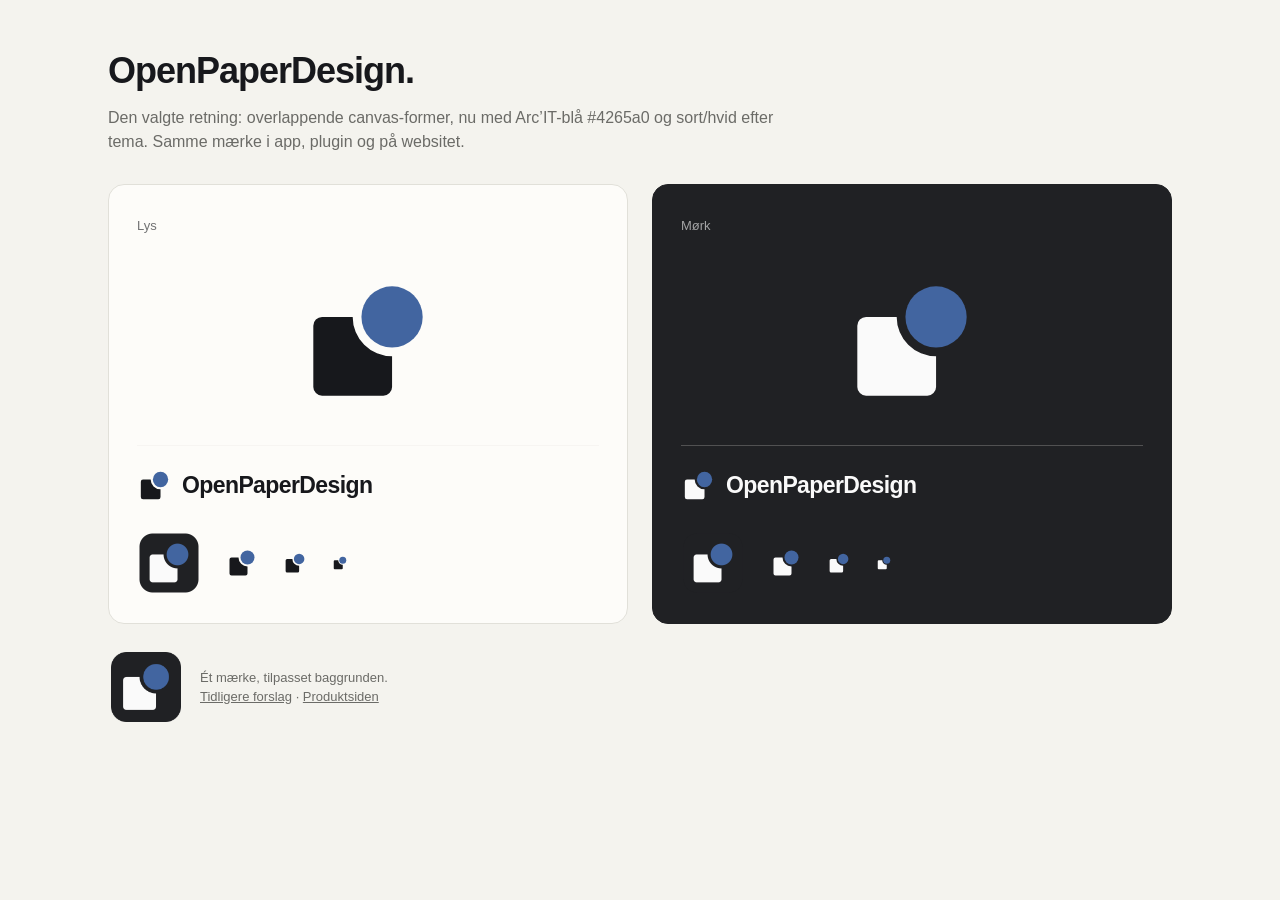
<file: design/product/identity/index.html>
<!doctype html><html lang="da"><meta charset="utf-8"><meta name="viewport" content="width=device-width,initial-scale=1"><title>OpenPaperDesign · valgt mærke</title><style>*{box-sizing:border-box}body{margin:0;background:#f4f3ee;color:#17181c;font:16px/1.5 -apple-system,BlinkMacSystemFont,Inter,sans-serif}main{max-width:1120px;margin:auto;padding:44px 28px}h1{font-size:36px;letter-spacing:-1px;margin:0 0 8px}p{color:#6b6b67;max-width:700px;margin:0 0 30px}.grid{display:grid;grid-template-columns:1fr 1fr;gap:24px}.sample{padding:28px;border-radius:16px;background:#fdfcf9;border:1px solid #e1e0d9}.dark{background:#202124;color:#fafafa;border-color:#202124}.label{font-size:13px;opacity:.6}.mark{display:block;width:140px;height:140px;margin:34px auto}.wordmark{display:flex;align-items:center;gap:10px;border-top:1px solid #e1e0d940;padding-top:22px;font-size:23px;font-weight:600;letter-spacing:-.6px}.wordmark img{width:35px;height:35px}.sizes{display:flex;align-items:center;gap:25px;margin-top:28px;height:64px}.sizes img:nth-child(1){width:64px;height:64px}.sizes img:nth-child(2){width:32px;height:32px}.sizes img:nth-child(3){width:24px;height:24px}.sizes img:nth-child(4){width:16px;height:16px}footer{margin-top:25px;display:flex;align-items:center;gap:16px;font-size:13px;color:#6b6b67}footer img{width:76px;height:76px}a{color:inherit}@media(max-width:750px){.grid{grid-template-columns:1fr}h1{font-size:30px}.wordmark{font-size:21px}}</style><main><h1>OpenPaperDesign.</h1><p>Den valgte retning: overlappende canvas-former, nu med Arc’IT-blå #4265a0 og sort/hvid efter tema. Samme mærke i app, plugin og på websitet.</p><div class="grid"><section class="sample"><span class="label">Lys</span><img class="mark" src="selected-light.svg" alt="OpenPaperDesigns valgte mærke på lys baggrund"><div class="wordmark"><img src="selected-light.svg" alt="">OpenPaperDesign</div><div class="sizes"><img src="selected-app.png" alt="App-ikon"><img src="selected-light.svg" alt="32 pixel"><img src="selected-light.svg" alt="24 pixel"><img src="selected-light.svg" alt="16 pixel"></div></section><section class="sample dark"><span class="label">Mørk</span><img class="mark" src="selected-dark.svg" alt="OpenPaperDesigns valgte mærke på mørk baggrund"><div class="wordmark"><img src="selected-dark.svg" alt="">OpenPaperDesign</div><div class="sizes"><img src="selected-app.png" alt="App-ikon"><img src="selected-dark.svg" alt="32 pixel"><img src="selected-dark.svg" alt="24 pixel"><img src="selected-dark.svg" alt="16 pixel"></div></section></div><footer><img src="selected-app.png" alt="App-ikon"><span>Ét mærke, tilpasset baggrunden.<br><a href="round2.html">Tidligere forslag</a> · <a href="http://127.0.0.1:4388/">Produktsiden</a></span></footer></main></html>
</file>
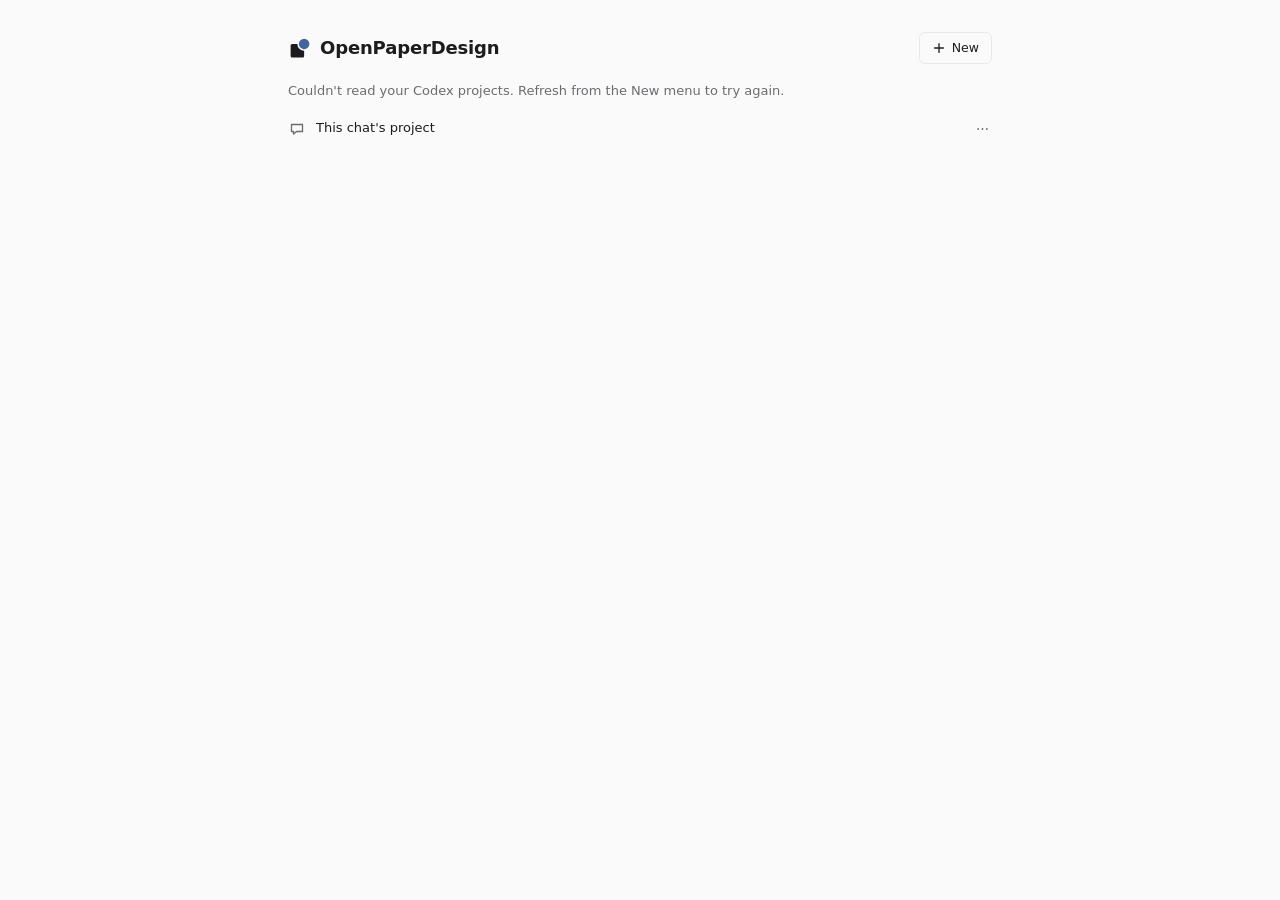
<file: crates/openpaperdesign-serve/src/home.html>
<!doctype html>
<html lang="en">
<head>
<meta charset="utf-8">
<meta name="viewport" content="width=device-width, initial-scale=1">
<title>OpenPaperDesign</title>
<!--
  The openpaperdesign MCP App view (issues #6, #10). Served as a static resource by
  `openpaperdesign-mcp`, which puts the packaged Geist Pixel Square font (SIL OFL 1.1, see
  crates/openpaperdesign-serve/assets/) into the @font-face below as a data URI; nothing is
  fetched. The project list is the read-only native inventory (`openpaperdesign_projects`):
  discovery, never authority. Actions call the server directly (`openpaperdesign_ui_*`, and
  the host folder picker through `openpaperdesign_choose_folder`); no chat message is sent.
  The server runs an action only when that call carries its own supported Codex workspace
  context for exactly the chosen folder, and refuses it otherwise: a listed or picked folder
  grants nothing. Host theme and style variables only change presentation. Nothing is stored
  in the browser.

  Served by an app-library server (`--app-library`), the view is one OpenPaperDesign app: a
  file library (the canvases OpenPaperDesign keeps in its own data folder: New file, search, a
  grid of equal cards or a list of named files with their last edit, and a per-file menu with
  Open, Rename and Export; the layout and the editor's canvas background are view preferences
  the library keeps, `openpaperdesign_app_view`) and, for the file it opens, upstream
  paper-rs's whole workspace filling the view. The licences and notices are in the menu's
  About & notices.
  Every action is an `openpaperdesign_app_*` call, without any chat message. These files belong
  to the app's library, not to a Codex project: the library says so, and nothing groups them by
  project. A file chosen for import travels only as its text; an export is offered as a browser
  download, which Codex never confirms. The server fills the view's mode slot; nothing else
  differs per server.

  An app-library server also fills the view's editor slot (the first line of its one module)
  with the in-panel editor, when its build has one: the packaged renderer glue, session.js,
  page.js, editor.js and panel.js from crates/openpaperdesign-web/static, in that order. New,
  Open, Import and Open current file then mount it right here on the result's binding (no link
  is asked for or given); the workspace's own identity (its left panel's top, or the controls
  floating over the canvas while that panel is closed) names the file, and its "All projects"
  button goes back to the library, which saves what is left and closes exactly that binding.
  Without the module the slot stays `null`, and a library canvas is handed to its one loopback
  web editor instead: the result's own link (checked against the loopback pattern), asked to
  open once in Codex's browser, reporting only what that request did.
-->
<style>
  @font-face { font-family: "Geist Pixel"; src: url("[data-uri]") format("woff2");
    font-weight: 400; font-style: normal; font-display: swap; }
  /* Fallbacks, used where the host sends no style variable: the workspace's own surface,
     text, hairline and accent tokens (src/theme.rs, DESIGN.md), so Home and the editor read
     as one product. */
  :root {
    color-scheme: light dark;
    --opd-bg-fb: #fafafa; --opd-hover-fb: #f0f0f1; --opd-text-fb: #1c1c1e; --opd-muted-fb: #6c6c70;
    --opd-line-fb: #e8e8ea; --opd-line-strong-fb: #d6d6d9; --opd-danger-fb: #b42318; --opd-ring-fb: #007aff;
    --opd-accent: #0062cc; --opd-selected: rgb(0 122 255 / .15);
  }
  @media (prefers-color-scheme: dark) {
    :root:not([data-theme="light"]) {
      --opd-bg-fb: #1e1e1f; --opd-hover-fb: #2a2a2c; --opd-text-fb: #ececed; --opd-muted-fb: #a2a2a6;
      --opd-line-fb: #303033; --opd-line-strong-fb: #48484c; --opd-danger-fb: #ff9a90; --opd-ring-fb: #4c9bff;
      --opd-accent: #5ea8ff; --opd-selected: rgb(76 155 255 / .28);
    }
  }
  :root[data-theme="light"] { color-scheme: light; }
  :root[data-theme="dark"] {
    color-scheme: dark;
    --opd-bg-fb: #1e1e1f; --opd-hover-fb: #2a2a2c; --opd-text-fb: #ececed; --opd-muted-fb: #a2a2a6;
    --opd-line-fb: #303033; --opd-line-strong-fb: #48484c; --opd-danger-fb: #ff9a90; --opd-ring-fb: #4c9bff;
    --opd-accent: #5ea8ff; --opd-selected: rgb(76 155 255 / .28);
  }
  /* Host variables first (MCP Apps standard names), then the fallbacks above. */
  :root {
    --opd-bg: var(--color-background-primary, var(--opd-bg-fb));
    --opd-hover: var(--color-background-secondary, var(--opd-hover-fb));
    --opd-text: var(--color-text-primary, var(--opd-text-fb));
    --opd-muted: var(--color-text-secondary, var(--opd-muted-fb));
    --opd-line: var(--color-border-primary, var(--opd-line-fb));
    --opd-line-strong: var(--color-border-secondary, var(--opd-line-strong-fb));
    --opd-danger: var(--color-text-danger, var(--opd-danger-fb));
    --opd-ring: var(--color-ring-primary, var(--opd-ring-fb));
    --opd-radius: var(--border-radius-md, 6px);
  }
  * { box-sizing: border-box; }
  [hidden] { display: none !important; }
  /* The workspace's type scale (DESIGN.md revision 19): compact 13px body, 12px secondary,
     medium-weight names, one semibold title. */
  body { margin: 0; background: var(--opd-bg); color: var(--opd-text);
    font: 13px/1.45 var(--font-sans, system-ui, -apple-system, "Segoe UI", sans-serif);
    -webkit-font-smoothing: antialiased; }
  main { display: flex; flex-direction: column; min-height: 100vh; max-width: 760px; margin: 0 auto; padding: 32px 28px 24px; }
  header { display: flex; align-items: center; justify-content: space-between; gap: 12px; min-height: 32px; margin-bottom: 18px; }
  .lead { display: flex; flex: 1 1 auto; align-items: center; gap: 8px; min-width: 0; }
  .brand-mark { display: inline-flex; flex: none; width: 24px; height: 24px; color: var(--opd-text); }
  .brand-mark svg { width: 100%; height: 100%; }
  main[data-view="editor"] .brand-mark { display: none; }
  h1 { min-width: 0; margin: 0; overflow: hidden; text-overflow: ellipsis; white-space: nowrap;
    font-size: 18px; font-weight: 600; line-height: 1.25; letter-spacing: -.15px; }
  h2 { margin: 0 0 8px; font-size: 14px; font-weight: 600; overflow-wrap: anywhere; }
  h1:focus, h2:focus { outline: none; }
  p { margin: 0 0 8px; }
  .muted { color: var(--opd-muted); }
  .bad { color: var(--opd-danger); }

  /* Controls: one height, one hover and focus treatment. */
  .btn { display: inline-flex; align-items: center; justify-content: center; gap: 6px; height: 32px; padding: 0 12px;
    border: 1px solid var(--opd-line); border-radius: var(--opd-radius); background: transparent; color: var(--opd-text);
    font-family: inherit; font-size: 12.5px; font-weight: 500; line-height: 1; white-space: nowrap; cursor: pointer; }
  .btn-primary { border-color: var(--opd-text); background: var(--opd-text); color: var(--opd-bg); }
  .btn:not(:disabled):hover, .row-main:not(:disabled):hover, .more:not(:disabled):hover, .item:hover { background: var(--opd-hover); }
  .btn-primary:not(:disabled):hover { background: var(--opd-text); opacity: .88; }
  .btn:focus-visible, .row-main:focus-visible, .more:focus-visible, .item:focus-visible, input:focus-visible, select:focus-visible {
    outline: none; box-shadow: 0 0 0 2px var(--opd-ring); }
  .btn:disabled, .row-main:disabled, .more:disabled { opacity: .5; cursor: default; }
  .icon-btn { width: 32px; padding: 0; color: var(--opd-muted); }
  .btn svg, .row-main svg { flex: none; }
  .actions { display: flex; flex-wrap: wrap; gap: 8px; margin-top: 16px; }
  label { display: block; margin: 12px 0 6px; font-size: 13px; font-weight: 500; }
  /* Fields are softly filled, as in the workspace's inspector; focus shows the ring. */
  input[type="text"], input[type="search"], select { width: 100%; height: 32px; padding: 0 10px; border: 1px solid transparent;
    border-radius: var(--opd-radius); background: var(--opd-hover); color: var(--opd-text); font: inherit; }
  select option { background: var(--opd-bg); color: var(--opd-text); }

  /* The New menu. */
  .menu-wrap { position: relative; flex: none; }
  .menu { position: absolute; z-index: 10; top: calc(100% + 4px); right: 0; min-width: 200px; padding: 4px;
    border: 1px solid var(--opd-line); border-radius: 10px; background: var(--opd-bg); box-shadow: 0 2px 10px rgb(0 0 0 / .08); }
  .item { display: flex; align-items: center; width: 100%; min-height: 30px; padding: 0 10px; border: 0; border-radius: 5px;
    background: transparent; color: var(--opd-text); font: inherit; font-size: 12.5px; text-align: left; cursor: pointer; }
  .sep { height: 1px; margin: 4px 6px; background: var(--opd-line); }

  /* Project and canvas rows: softly rounded, the name carries the row. */
  ul { margin: 0; padding: 0; list-style: none; }
  .row { display: flex; align-items: center; gap: 4px; margin: 0 -10px; border-radius: 8px; }
  .row:hover { background: var(--opd-hover); }
  .row-main { display: flex; flex: 1 1 auto; align-items: center; gap: 10px; min-width: 0; min-height: 40px; padding: 6px 10px;
    border: 0; border-radius: 8px; background: transparent; color: var(--opd-text); font: inherit; text-align: left; cursor: pointer; }
  .row-main:hover { background: transparent; }
  .row-text { display: flex; flex-wrap: wrap; align-items: baseline; gap: 0 8px; min-width: 0; }
  .row-name { font-weight: 500; overflow-wrap: anywhere; }
  .row-hint { font-size: 12px; color: var(--opd-muted); overflow-wrap: anywhere; }
  .glyph { color: var(--opd-muted); }
  .more { flex: none; width: 32px; height: 32px; margin-right: 4px; border: 0; border-radius: 8px; background: transparent;
    color: var(--opd-muted); cursor: pointer; }
  .details { margin: 2px 0 8px 32px; font-size: 12px; color: var(--opd-muted); }
  dl { display: grid; grid-template-columns: max-content 1fr; gap: 4px 12px; margin: 0; }
  dt { color: var(--opd-muted); }
  dd { margin: 0; color: var(--opd-text); overflow-wrap: anywhere; }
  .notice { margin: 0 0 16px; padding: 10px 14px; border-radius: 10px; background: var(--opd-hover); font-size: 13px; overflow-wrap: anywhere; }
  .notice:empty { display: none; }
  pre { margin: 0 0 16px; padding: 10px; border: 1px solid var(--opd-line); border-radius: var(--opd-radius); white-space: pre-wrap;
    overflow-wrap: anywhere; font: 12px/1.45 var(--font-mono, ui-monospace, Menlo, monospace); user-select: all; }
  details { margin-top: 12px; font-size: 12px; color: var(--opd-muted); }
  summary { cursor: pointer; width: fit-content; border-radius: 4px; }
  summary:focus-visible { outline: none; box-shadow: 0 0 0 2px var(--opd-ring); }
  .fields { margin-top: 8px; font-size: 13px; }
  .hint { margin-top: 12px; font-size: 12px; color: var(--opd-muted); }
  .notices p { max-width: 460px; color: var(--opd-muted); font-size: 13px; }
  .sr-only { position: absolute; width: 1px; height: 1px; overflow: hidden; clip-path: inset(50%); white-space: nowrap; }

  /* The file library: where its files live, then search, layout and New file. */
  .lib-bar { margin-bottom: 12px; }
  .lib-context { margin: 0 0 10px; font-size: 12px; color: var(--opd-muted); }
  .lib-tools { display: flex; align-items: center; gap: 8px; }
  /* Search reads as one at rest: the field's soft surface inside a visible hairline, with a
     magnifier before the text. The same input filters as before; focus shows the ring. */
  .search-field { position: relative; display: flex; flex: 1 1 auto; align-items: center; min-width: 0; }
  .search-icon { position: absolute; left: 10px; color: var(--opd-muted); pointer-events: none; }
  .search-field input[type="search"] { width: 100%; min-width: 0; padding-left: 32px; border-color: var(--opd-line-strong); }
  .search-field input[type="search"]:hover { border-color: var(--opd-muted); }
  .seg { display: flex; flex: none; gap: 2px; }
  /* Selected toggles: the workspace's accent tint (its layer rows and Layers/Design toggles). */
  .icon-btn[aria-pressed="true"] { border-color: transparent; background: var(--opd-selected); color: var(--opd-accent); }
  .file { position: relative; }
  .row-time { font-size: 12px; color: var(--opd-muted); }
  .file-menu { top: 40px; right: -6px; }
  .files.grid { display: grid; grid-template-columns: repeat(auto-fill, minmax(min(200px, 100%), 1fr)); gap: 12px; }
  .files.grid .row { position: relative; align-items: stretch; margin: 0; border: 1px solid var(--opd-line); border-radius: 10px; }
  .files.grid .row:hover { border-color: var(--opd-line-strong); }
  /* Equal cards whatever the name: the glyph area, two reserved title lines (a longer name is
     clamped; its full name is the button's accessible name and tooltip) and one line each for
     pages and the last edit. */
  .files.grid .row-main { flex-direction: column; align-items: flex-start; height: 132px; min-height: 0; padding: 12px; overflow: hidden; }
  .files.grid .row-text { flex-direction: column; flex-wrap: nowrap; gap: 2px; width: 100%; }
  .files.grid .row-name { display: -webkit-box; -webkit-box-orient: vertical; -webkit-line-clamp: 2; overflow: hidden;
    min-height: 2.8em; line-height: 1.4; padding-right: 22px; }
  .files.grid .row-hint, .files.grid .row-time { display: block; max-width: 100%; overflow: hidden; text-overflow: ellipsis; white-space: nowrap; }
  .files.grid .more { position: absolute; top: 6px; right: 2px; }
  .files.grid .file-menu { right: 0; }

  /* The editor: upstream's workspace fills the view. Its own identity names the file and its
     Home leads back to the library; this view adds no header, frame or footer around it. A keyboard Back
     appears only when focused. Healthy states stay in a status live region; a failure,
     conflict or refusal shows as one note over the workspace. */
  main[data-view="editor"] { max-width: none; min-height: 0; height: 100vh; padding: 0; }
  main[data-view="editor"] > header:not(:focus-within) { position: absolute; width: 1px; height: 1px; min-height: 0;
    margin: 0; overflow: hidden; clip-path: inset(50%); }
  main[data-view="editor"] > header:focus-within { position: fixed; z-index: 20; top: 8px; left: 8px; margin: 0;
    padding: 4px 10px 4px 4px; border-radius: 10px; background: var(--opd-bg); box-shadow: 0 4px 16px rgb(0 0 0 / .12); }
  main[data-view="editor"] > .notice { display: none; }
  .ed-stage { position: fixed; inset: 0; overflow: hidden; }
  .ed-stage canvas { position: absolute; inset: 0; display: block; width: 100%; height: 100%; outline: none; touch-action: none; }
  .ed-stage canvas:focus-visible { box-shadow: inset 0 0 0 2px var(--opd-ring); }
  .ed-conflict { display: none; position: absolute; top: 0; right: 0; left: 0; padding: 8px 12px; background: var(--opd-hover);
    color: var(--opd-danger); font-size: 13px; border-bottom: 1px solid var(--opd-line); }
  .ed-conflict.show { display: block; }
  .ed-conflict button { margin-left: 4px; font: inherit; }
  .ed-alert { position: fixed; z-index: 15; bottom: 16px; left: 50%; display: flex; align-items: center; gap: 10px;
    max-width: min(560px, calc(100vw - 32px)); padding: 8px 8px 8px 14px; transform: translateX(-50%); border-radius: 10px;
    background: var(--opd-text); color: var(--opd-bg); font-size: 13px; overflow-wrap: anywhere; box-shadow: 0 8px 24px rgb(0 0 0 / .16); }
  /* A failure: the danger colour is a text colour (the host's text-danger, or the fallback),
     so it is the text and edge on the view's own surface, never a fill under white text
     (Dark's pale red under white was about 2:1). */
  .ed-alert.bad { border: 1px solid currentColor; background: var(--opd-bg); color: var(--opd-danger); }
  /* On the way to Ready: small and muted, gone with the next healthy state. */
  .ed-alert.loading { padding: 4px 10px; opacity: .72; font-size: 12px; box-shadow: none; }
  .ed-alert .btn { flex: none; border-color: currentColor; color: inherit; }
  @media (max-width: 440px) {
    main { padding: 20px 16px 16px; }
    h1 { font-size: 18px; }
  }
</style>
</head>
<body>
<main id="app" data-view="home">
  <header>
    <div class="lead">
      <button id="back" class="btn icon-btn" type="button" aria-label="Back to projects" hidden><svg width="16" height="16" viewBox="0 0 16 16" fill="none" aria-hidden="true" focusable="false"><path d="M10 3.5 5.5 8l4.5 4.5" stroke="currentColor" stroke-width="1.5" stroke-linecap="round" stroke-linejoin="round"/></svg></button>
      <span class="brand-mark" aria-hidden="true"><svg viewBox="0 0 64 64"><path fill="currentColor" d="M25 21H11a4 4 0 0 0-4 4v28a4 4 0 0 0 4 4h28a4 4 0 0 0 4-4V39A18 18 0 0 1 25 21Z"/><circle cx="43" cy="21" r="14" fill="#4265a0"/></svg></span>
      <h1 id="title" tabindex="-1">OpenPaperDesign</h1>
    </div>
    <div class="menu-wrap">
      <button id="menu-button" class="btn" type="button" aria-haspopup="menu" aria-expanded="false" aria-controls="menu"><svg id="menu-icon" width="14" height="14" viewBox="0 0 16 16" fill="none" aria-hidden="true" focusable="false"><path d="M8 3v10M3 8h10" stroke="currentColor" stroke-width="1.5" stroke-linecap="round"/></svg><span id="menu-label">New</span></button>
      <div id="menu" class="menu" role="menu" aria-labelledby="menu-button" hidden>
        <button id="m-new" class="item" type="button" role="menuitem" tabindex="-1">New canvas…</button>
        <button id="m-current" class="item" type="button" role="menuitem" tabindex="-1">Open current canvas</button>
        <button id="m-folder" class="item" type="button" role="menuitem" tabindex="-1">Open a folder…</button>
        <button id="m-import" class="item" type="button" role="menuitem" tabindex="-1" hidden>Import a canvas file…</button>
        <div class="sep" role="separator"></div>
        <button id="m-refresh" class="item" type="button" role="menuitem" tabindex="-1">Refresh projects</button>
        <button id="m-about" class="item" type="button" role="menuitem" tabindex="-1">About &amp; notices</button>
      </div>
    </div>
  </header>
  <p id="live" class="sr-only" aria-live="polite"></p>
  <input id="import-file" type="file" accept=".json,application/json" hidden>
  <p id="notice" class="notice"></p>

  <section id="home" aria-labelledby="h-projects">
    <h2 id="h-projects" class="sr-only">Projects</h2>
    <div id="lib-bar" class="lib-bar" hidden>
      <p id="lib-context" class="lib-context">New files are kept in the OpenPaperDesign library, this app's own data folder, not in a Codex project.</p>
      <div class="lib-tools">
        <div class="search-field"><svg class="search-icon" width="14" height="14" viewBox="0 0 16 16" fill="none" aria-hidden="true" focusable="false"><circle cx="7" cy="7" r="4.5" stroke="currentColor" stroke-width="1.5"/><path d="M10.5 10.5 14 14" stroke="currentColor" stroke-width="1.5" stroke-linecap="round"/></svg><input id="search" type="search" placeholder="Search files" aria-label="Search files" autocomplete="off"></div>
        <div class="seg" role="group" aria-label="Layout">
          <button id="layout-list" class="btn icon-btn" type="button" aria-pressed="true" aria-label="List"><svg width="16" height="16" viewBox="0 0 16 16" fill="none" aria-hidden="true" focusable="false"><path d="M3 4.5h10M3 8h10M3 11.5h10" stroke="currentColor" stroke-width="1.4" stroke-linecap="round"/></svg></button>
          <button id="layout-grid" class="btn icon-btn" type="button" aria-pressed="false" aria-label="Grid"><svg width="16" height="16" viewBox="0 0 16 16" fill="none" aria-hidden="true" focusable="false"><path d="M3 3h4v4H3zM9 3h4v4H9zM3 9h4v4H3zM9 9h4v4H9z" stroke="currentColor" stroke-width="1.3" stroke-linejoin="round"/></svg></button>
        </div>
        <button id="new-file" class="btn btn-primary" type="button">New file</button>
      </div>
    </div>
    <p id="inventory" class="muted">Looking up your Codex projects…</p>
    <ul id="projects" aria-labelledby="h-projects"></ul>
    <p id="no-match" class="muted" hidden>No files match your search. Escape in the search field shows them all.</p>
  </section>

  <form id="rename-form" aria-labelledby="rename-title" hidden>
    <h2 id="rename-title" tabindex="-1">Rename</h2>
    <label for="rename-name">Name</label>
    <input id="rename-name" type="text" maxlength="120" autocomplete="off">
    <div class="actions">
      <button id="rename-save" class="btn btn-primary" type="submit">Rename</button>
      <button id="rename-cancel" class="btn" type="button">Cancel</button>
    </div>
  </form>

  <section id="pick" aria-labelledby="pick-title" hidden>
    <h2 id="pick-title" tabindex="-1">Choose a folder</h2>
    <ul id="pick-list"></ul>
  </section>

  <form id="new-form" aria-labelledby="new-title" hidden>
    <h2 id="new-title" tabindex="-1">New canvas</h2>
    <label for="name">Name</label>
    <input id="name" type="text" maxlength="60" placeholder="Landing page" autocomplete="off">
    <div id="where-field">
      <label for="where">Where</label>
      <select id="where"></select>
    </div>
    <div class="actions">
      <button id="create" class="btn btn-primary" type="submit">Create</button>
      <button id="cancel-new" class="btn" type="button">Cancel</button>
    </div>
  </form>

  <section id="notices" class="notices" aria-labelledby="notices-title" hidden>
    <h2 id="notices-title" tabindex="-1">About &amp; notices</h2>
    <p>OpenPaperDesign is a fork of paper-rs (MIT OR Apache-2.0). Inter font: SIL Open Font License 1.1. Geist Pixel Square font: SIL Open Font License 1.1. Not affiliated with or endorsed by Paper.</p>
    <p>The full licence texts and third-party notices ship with every distribution of OpenPaperDesign (LICENSE-MIT, LICENSE-APACHE, THIRD_PARTY.md, NOTICE.md, OFL.txt).</p>
    <div class="actions">
      <button id="notices-done" class="btn" type="button">Done</button>
    </div>
  </section>

  <section id="folder-help" aria-labelledby="folder-title" hidden>
    <h2 id="folder-title" tabindex="-1">Add a folder</h2>
    <p>This Codex version doesn't offer its folder picker to OpenPaperDesign. Add the folder to Codex as a project, then refresh this list.</p>
    <div class="actions">
      <button id="folder-refresh" class="btn btn-primary" type="button">Refresh projects</button>
      <button id="folder-done" class="btn" type="button">Done</button>
    </div>
  </section>

  <section id="result" aria-labelledby="result-title" hidden>
    <h2 id="result-title" tabindex="-1">In this chat</h2>
    <p id="result-state"></p>
    <dl id="result-fields" class="fields"></dl>
    <ul id="result-list"></ul>
    <div class="actions" id="result-actions">
      <button id="canvas" class="btn btn-primary" type="button" hidden>Open canvas</button>
      <button id="reopen" class="btn" type="button" hidden>Open in editor</button>
      <button id="force" class="btn" type="button" hidden>Switch anyway</button>
      <button id="close" class="btn" type="button" hidden>Close canvas</button>
      <button id="export" class="btn" type="button" hidden>Export saved canvas</button>
    </div>
    <p id="canvas-state" class="hint"></p>
    <details id="result-details" hidden><summary>Details</summary><dl id="result-meta" class="fields" hidden></dl><pre id="result-detail" hidden></pre></details>
  </section>

  <section id="editor" aria-labelledby="ed-title" hidden>
    <h2 id="ed-title" class="sr-only" tabindex="-1">Canvas</h2>
    <p id="ed-status" class="sr-only" role="status" aria-live="polite">Loading the editor…</p>
    <p id="ed-renderer" hidden></p>
    <div id="ed-stage" class="ed-stage">
      <canvas id="ed-canvas" tabindex="0" aria-label="Canvas"></canvas>
      <div id="ed-conflict" class="ed-conflict" role="alert"></div>
    </div>
    <div id="ed-alert" class="ed-alert" role="alert" hidden>
      <span id="ed-alert-text"></span>
      <button id="ed-leave" class="btn" type="button" hidden>Leave without saving</button>
      <button id="ed-too-large" class="btn" type="button" hidden>Open in the browser editor</button>
      <button id="ed-home" class="btn" type="button" hidden>Back to files</button>
    </div>
  </section>

</main>
<script type="module">
const opdCreatePanel = null; // __OPD_PANEL_MODULE__
(() => {
  'use strict';
  const $ = (id) => document.getElementById(id);
  // An app-library server serves this view with its mode filled in; anything else is the
  // workspace view.
  const LIBRARY = '__OPD_MODE__' === 'library';
  const CANVAS_ID = /^[0-9a-f]{16}$/;
  const BINDING = /^[0-9a-f]{16}\.[0-9]{1,20}$/;
  // A library switch refusal names the binding it would replace; a confirmation names exactly it.
  const SHOWN_FOR = /\(open canvas: ([0-9a-f]{16}\.[0-9]{1,20})\)/;
  const MAX_IMPORT = 32 * 1024 * 1024;
  // The loopback editor URL that the server returns. Nothing else is ever opened.
  const EDITOR_URL = /^http:\/\/127\.0\.0\.1:([0-9]{1,5})\/#token=[0-9a-f]{64}$/;
  const SVG_NS = 'http://www.w3.org/2000/svg';

  let nextId = 0;
  const waiting = new Map();
  const rpc = (method, params, wait = 60000) => new Promise((resolve) => {
    const id = ++nextId;
    waiting.set(id, resolve);
    window.parent.postMessage({ jsonrpc: '2.0', id, method, params }, '*');
    setTimeout(() => { if (waiting.delete(id)) resolve({ timeout: true }); }, wait);
  });
  const errorCode = (e) => (e && typeof e.code === 'number' ? ' (code ' + e.code + ')' : '');
  const node = (tag, text, cls) => {
    const e = document.createElement(tag);
    if (text !== undefined) e.textContent = text;
    if (cls) e.className = cls;
    return e;
  };
  const firstText = (result) => {
    const c = result && Array.isArray(result.content) ? result.content.find((b) => b && b.type === 'text') : null;
    return c && typeof c.text === 'string' ? c.text : '';
  };

  // ---- view ownership ----
  // Every change of view or result starts a new generation. Asynchronous work remembers the
  // generation it started in; a reply that arrives later only updates the view it belongs to.
  // This can't undo an action the server already ran: it only keeps old feedback (and old
  // links) from appearing under a newer view.
  let gen = 0;
  let view = 'home';
  const VIEWS = ['home', 'pick', 'new-form', 'rename-form', 'folder-help', 'notices', 'result', 'editor'];
  let sending = false;
  let editorUrl = null; // memory only, for the Open canvas button
  let editorRoot = null; // the admitted workspace of the shown status/editor result, for reopening
  let editorCanvas = null; // the library canvas id of the shown editor result
  let editorBinding = null; // and its binding: sent back so a stale action is refused
  let retryForce = null; // the refused switch the person may confirm
  let renaming = null; // the library file the shown rename form is for
  let fileMenu = null; // the open per-file menu, if any: { more, menu, items }
  const announce = (text, g) => { if (g === undefined || g === gen) $('live').textContent = text; };
  const notice = (text) => { $('notice').textContent = text; };

  function show(name) {
    gen += 1;
    view = name;
    for (const v of VIEWS) $(v).hidden = v !== name;
    $('back').hidden = name === 'home';
    // The editor gets the whole view; its way out is the workspace's own "All projects" (and
    // a keyboard Back), with no menu.
    $('app').setAttribute('data-view', name);
    $('menu-button').hidden = name === 'editor';
    editorUrl = null;
    editorRoot = null;
    editorCanvas = null;
    editorBinding = null;
    retryForce = null;
    renaming = null;
    setBusy(false);
    notice('');
    closeMenu(false);
    closeFileMenu(false);
  }
  const goHome = () => {
    show('home');
    $('title').focus();
    announce(LIBRARY ? 'Your files' : 'Projects');
    if (LIBRARY) loadLibrary();
  };
  // From the editor, Back first saves what is left (see leaveEditor).
  $('back').onclick = () => (view === 'editor' ? editorBack() : goHome());
  // Escape leaves a secondary view the same way as Back.
  const escapeHome = (e) => { if (e && e.key === 'Escape') { if (e.preventDefault) e.preventDefault(); goHome(); } };
  for (const v of ['pick', 'new-form', 'rename-form', 'folder-help', 'notices', 'result']) $(v).onkeydown = escapeHome;

  // ---- host presentation (MCP Apps HostContext.theme / styles.variables) ----
  // Presentation only: never a workspace, folder or permission. Only standard variable names
  // this view uses are applied, and only plain values (no url(), blocks or at-rules). Font
  // loading CSS (styles.css.fonts) is not applied, so nothing is fetched.
  const STYLE_KEYS = ['--color-background-primary', '--color-background-secondary', '--color-text-primary',
    '--color-text-secondary', '--color-text-danger', '--color-border-primary', '--color-border-secondary',
    '--color-ring-primary', '--font-sans', '--font-mono', '--border-radius-md'];
  let hostContext = {};
  // The host's sanitized style variables, and the host theme its colour variables were sent with:
  // they are that theme's palette, so they paint only that appearance (see applyTheme). A palette
  // comes whole: new variables replace every earlier colour (none is left over from another
  // theme). Fonts and radius merge across partial updates and apply whatever the appearance.
  const hostVars = {};
  let hostColoursFor = null;
  // `update`: the context (or partial update) the host just sent.
  function applyHost(update) {
    const vars = update && update.styles && update.styles.variables;
    if (vars && typeof vars === 'object') {
      for (const key of STYLE_KEYS) {
        const v = vars[key];
        if (typeof v === 'string' && v.length <= 200 && !/[;{}<>\\@]|url\(|expression\(/i.test(v)) hostVars[key] = v;
        else if (key.startsWith('--color-')) delete hostVars[key];
      }
      hostColoursFor = hostContext.theme === 'light' || hostContext.theme === 'dark' ? hostContext.theme : null;
    }
    applyTheme();
    hostThemeChanged();
  }

  // ---- appearance (DESIGN.md): presentation only, never a canvas edit ----
  // System follows the OS appearance: the browser's colour-scheme, live. Only where the browser
  // can't say does the host's theme (HostContext.theme) stand in. Light and Dark, chosen in the
  // editor's Menu ▸ Appearance, override it. An app library keeps the choice in its own data
  // folder (its list reports it, `openpaperdesign_app_appearance` keeps a new one); nothing is
  // stored in the browser. Home and the editor resolve it the same way.
  const APPEARANCES = ['system', 'light', 'dark'];
  const opdAppearanceName = (v) => (APPEARANCES.includes(v) ? v : 'system');
  let appearance = 'system';
  const scheme = typeof window.matchMedia === 'function' ? window.matchMedia('(prefers-color-scheme: dark)') : null;
  function systemDark() {
    if (scheme && typeof scheme.matches === 'boolean') return scheme.matches;
    if (hostContext.theme === 'dark') return true;
    if (hostContext.theme === 'light') return false;
    return null;
  }
  // The resolved appearance decides every colour here. The host's colour variables are used only
  // while it is the host theme they were sent for. Otherwise (an explicit Light or Dark, or a
  // System OS that differs from the host) they are removed, stale ones included, and this
  // view's own palette for that appearance applies. A host palette never overrides it.
  function applyTheme() {
    const root = document.documentElement;
    // System with no signal at all (neither the browser nor the host says) is Light, as the
    // editor's own fallback is, never an earlier explicit mode left on the root.
    const dark = appearance === 'dark' ? true : appearance === 'light' ? false : systemDark() === true;
    root.setAttribute('data-theme', dark ? 'dark' : 'light');
    const matched = hostColoursFor === (dark ? 'dark' : 'light');
    for (const key of STYLE_KEYS) {
      const v = hostVars[key];
      if (v !== undefined && (matched || !key.startsWith('--color-'))) root.style.setProperty(key, v);
      else root.style.removeProperty(key);
    }
  }
  if (scheme && typeof scheme.addEventListener === 'function') scheme.addEventListener('change', applyTheme);
  // The mounted editor learns of a host theme change (set where the editor is mounted).
  let hostThemeChanged = () => {};
  // Freshness of the preference (R30, R31). Every menu choice is numbered. A library list's kept
  // preference applies only if its read overlapped no unresolved choice: when the read began, no
  // keep was under way and the latest choice wasn't refused, and when it came back, no choice
  // had been made since, no keep was under way and none was refused. A read begun while a keep
  // was unanswered may hold the value from before that keep, whatever the order of the answers.
  // Otherwise this view's own choice stays, and the list itself is still shown.
  let appearanceChoice = 0;
  let keepsInFlight = 0;
  let choiceUnkept = false;
  // A new choice from the editor's menu (`from`: the editor it came from): shown at once, then
  // kept by the library (only the validated preference is sent). A choice it couldn't keep
  // still applies here. Its refusal is said only while it is the latest choice and its editor
  // is still the one shown; a newer choice or another editor owns the screen by then.
  async function keepAppearance(next, from) {
    const choice = ++appearanceChoice;
    appearance = opdAppearanceName(next);
    applyTheme();
    if (!LIBRARY) return;
    keepsInFlight += 1;
    let r;
    try {
      r = await rpc('tools/call', { name: 'openpaperdesign_app_appearance', arguments: { appearance } }, 15000);
    } finally {
      keepsInFlight -= 1;
    }
    if (choice !== appearanceChoice) return;
    const kept = !r.timeout && !r.error && r.result && !r.result.isError;
    choiceUnkept = !kept;
    if (!kept && view === 'editor' && from && panelHandle === from) {
      edStatus('Appearance applied here, but it couldn\'t be kept for next time.');
    }
  }
  // Whether a library read beginning now could carry a current kept preference: its start.
  const appearanceReadStart = () => ({ choice: appearanceChoice, settled: keepsInFlight === 0 && !choiceUnkept });
  // The kept preference a library list reported, from a read that began at `start`.
  function listedAppearance(value, start) {
    if (!start.settled || start.choice !== appearanceChoice || keepsInFlight > 0 || choiceUnkept) return;
    const next = opdAppearanceName(value);
    if (next === appearance) return;
    appearance = next;
    applyTheme();
    // An editor opened before the read came back takes it too (it can't report it as a choice).
    if (panelHandle && panelHandle.setAppearance) panelHandle.setAppearance(appearance);
  }

  // ---- view preferences (DESIGN.md): the home's file layout and the canvas background ----
  // One small record the app library keeps beside the appearance (its list reports it as
  // `view`, `openpaperdesign_app_view` keeps one key of it), with the appearance's freshness
  // rule for each key on its own: every choice is numbered, and a list's kept value applies only
  // if its read overlapped no unresolved choice of that key (no keep under way and no refused
  // choice when it began or when it came back, and no choice made since). Without a library
  // (the workspace view), a choice lives in this view only. Presentation only: no canvas is
  // read, saved or changed.
  function viewPref(key, values, apply) {
    const p = { value: values[0], choice: 0, inFlight: 0, unkept: false };
    const valid = (v) => (values.includes(v) ? v : values[0]);
    // A new choice (`from`: the editor it came from, for the background): applied at once,
    // then kept. Resolves to whether it was kept (null: not this choice's any more, or no
    // library to keep it).
    p.choose = async (next) => {
      const choice = ++p.choice;
      p.value = valid(next);
      apply(p.value, false);
      if (!LIBRARY) return null;
      p.inFlight += 1;
      let r;
      try {
        r = await rpc('tools/call', { name: 'openpaperdesign_app_view', arguments: { [key]: p.value } }, 15000);
      } finally {
        p.inFlight -= 1;
      }
      if (choice !== p.choice) return null;
      const kept = !r.timeout && !r.error && r.result && !r.result.isError;
      p.unkept = !kept;
      return kept;
    };
    p.readStart = () => ({ choice: p.choice, settled: p.inFlight === 0 && !p.unkept });
    p.listed = (value, start) => {
      if (!start.settled || start.choice !== p.choice || p.inFlight > 0 || p.unkept) return;
      const next = valid(value);
      if (next === p.value) return;
      p.value = next;
      apply(next, true);
    };
    return p;
  }
  // Grid is the fresh home layout; List once it was chosen (and kept).
  const homeLayout = viewPref('home_layout', ['grid', 'list'], (v) => setLayout(v));
  // No background is the fresh one. A kept one learned late reaches the editor shown now.
  const canvasBackground = viewPref('background', ['none', 'dots', 'lines'], (v, listed) => {
    if (listed && panelHandle && panelHandle.setBackground) panelHandle.setBackground(v);
  });
  // A background choice from the editor `from`: kept like the appearance; its refusal is said
  // only while it is the latest choice and that editor is still the one shown.
  async function keepBackground(next, from) {
    const kept = await canvasBackground.choose(next);
    if (kept === false && view === 'editor' && from && panelHandle === from) {
      edStatus('Background applied here, but it couldn\'t be kept for next time.');
    }
  }

  // ---- direct actions ----

  const cleanName = (s) => String(s).replace(/[\u0000-\u001f\u007f"`]/g, ' ').replace(/\s+/g, ' ').trim().slice(0, 60);
  // A library file's name follows the server's own rule (launcher_app.rs `canvas_name`): 1 to 60
  // characters after trimming, counted as Unicode scalar values (Rust `char`s, not UTF-16
  // units), with no control characters (Unicode Cc). Quotes, backticks and repeated inner spaces
  // are ordinary characters of a name, and it is shown and sent exactly as saved or typed;
  // `cleanName` stays the workspace view's label rule.
  const MAX_NAME_CHARS = 60;
  const CONTROL_CHARS = /[\u0000-\u001f\u007f-\u009f]/g;
  // Trimming is Rust's `str::trim`: Unicode White_Space at either end. Unlike JavaScript's own
  // `trim`, that takes U+0085 (NEL) and leaves U+FEFF, which is part of a name. The set is
  // given by code point, so the source holds none of these characters (U+2028 and U+2029
  // would end a line of script).
  const RUST_SPACE = String.fromCharCode(0x09, 0x0a, 0x0b, 0x0c, 0x0d, 0x20, 0x85, 0xa0, 0x1680,
    0x2000, 0x2001, 0x2002, 0x2003, 0x2004, 0x2005, 0x2006, 0x2007, 0x2008, 0x2009, 0x200a,
    0x2028, 0x2029, 0x202f, 0x205f, 0x3000);
  function rustTrim(s) {
    const t = String(s);
    let i = 0;
    let j = t.length;
    while (i < j && RUST_SPACE.includes(t[i])) i += 1;
    while (j > i && RUST_SPACE.includes(t[j - 1])) j -= 1;
    return t.slice(i, j);
  }
  // A UTF-16 surrogate without its pair (a code point of its own, unlike a pair's halves) is no
  // Unicode scalar value, so never part of a Rust name.
  const loneSurrogate = (s) => Array.from(s).some((c) => c.length === 1 && c >= '\ud800' && c <= '\udfff');
  // A listed name as shown, tooltip and accessible name: exactly the saved one. Only an answer
  // that breaks the rule (which a valid library never sends) is bounded: its controls become
  // spaces and it is cut to 60 whole characters, never through a surrogate pair.
  const libraryName = (s) => Array.from(rustTrim(String(s).replace(CONTROL_CHARS, ' '))).slice(0, MAX_NAME_CHARS).join('');
  // What the person typed as a file name: `{ name }` to send (trimmed, otherwise exactly as
  // typed), or `{ why }` when it isn't a name the server takes; nothing is changed then.
  function libraryNameInput(s) {
    const name = rustTrim(s);
    if (!name) return { why: 'Name the file first.' };
    if (new RegExp(CONTROL_CHARS.source).test(name)) return { why: 'A file name can\'t contain control characters. Nothing was renamed.' };
    if (loneSurrogate(name)) return { why: 'A file name can\'t contain an incomplete character. Nothing was renamed.' };
    if (Array.from(name).length > MAX_NAME_CHARS) return { why: 'A file name can have at most 60 characters. Nothing was renamed.' };
    return { name };
  }
  // Row buttons that run an action, owned by the list that rendered them. Rebuilding one list
  // (say, the hidden home when a late inventory reply arrives) never replaces another's.
  const rowActions = { projects: [], 'pick-list': [], 'result-list': [] };
  const ACTIONS = () => [$('menu-button'), $('create'), $('reopen'), $('force'), $('close'), $('export'), $('new-file'),
    $('rename-save'), ...Object.values(rowActions).flat()];
  function setBusy(busy) {
    sending = busy;
    for (const b of ACTIONS()) b.disabled = busy;
  }

  // Run one server action. `doing` names it for the person ("Opening Acme site"). The reply
  // belongs to the view it started in; a later one is dropped. Returns { ok: value } only for
  // a successful, parseable result; a refusal or failure is never shown as done.
  async function act(tool, args, doing, wait) {
    if (sending) return null;
    const g = gen;
    setBusy(true);
    notice(doing + '…');
    announce(doing, g);
    const r = await rpc('tools/call', { name: tool, arguments: args }, wait);
    if (g !== gen) return null; // the view changed: this reply no longer belongs to it
    setBusy(false);
    notice('');
    if (r.timeout) return { fail: 'Codex didn\'t answer. Nothing is shown as done; try again.' };
    if (r.error) return { fail: 'Codex didn\'t run the request' + errorCode(r.error) + '. Try again.' };
    const text = firstText(r.result);
    if (r.result && r.result.isError) return { refused: text || 'Refused.' };
    try {
      const v = JSON.parse(text);
      if (v && typeof v === 'object') return { ok: v };
    } catch { /* below */ }
    return { fail: 'Codex sent an answer OpenPaperDesign can\'t read. Nothing is shown as done.' };
  }

  // A refusal: short, plain recovery first; the server's exact reason under Details.
  const NO_CONTEXT = /no Codex workspace context/;
  function refused(r, again, closing) {
    if (r.fail) {
      refuse('Not done', r.fail);
      return;
    }
    const text = String(r.refused);
    if (NO_CONTEXT.test(text)) {
      refuse('Can\'t open project files here',
        'Codex doesn\'t give this view access to the project folder, so nothing was opened or changed. OpenPaperDesign can\'t open project files from here yet.',
        text);
    } else if (/force: true/.test(text) && again) {
      if (closing) {
        refuse('Close the canvas?',
          'Its browser tab may still be saving edits; closing stops it. Let it show "Saved", then close.',
          text);
      } else {
        refuse('Switch canvases?',
          'The open canvas\'s browser tab may still be saving edits; switching stops it. Let it show "Saved", then switch.',
          text);
      }
      // The confirmation is for what this refusal showed: a library switch names the binding it
      // replaces, and the server refuses it if that is no longer the open one.
      const shownFor = (text.match(SHOWN_FOR) || [])[1] || null;
      retryForce = () => again(shownFor);
      $('force').textContent = closing ? 'Close anyway' : 'Switch anyway';
      $('force').hidden = false;
    } else {
      refuse('Not done', text.split('\n')[0].split(' (')[0].slice(0, 300), text.slice(0, 600));
    }
  }
  $('force').onclick = () => { const f = retryForce; if (f) f(); };

  // ---- the New menu ----

  // Library servers have no folder picker; workspace servers have no import. In the library,
  // New file is its own button, so this menu holds the rest.
  $('m-folder').hidden = LIBRARY;
  $('m-import').hidden = !LIBRARY;
  if (LIBRARY) {
    $('m-new').hidden = true;
    $('menu-icon').setAttribute('hidden', ''); // an SVG element: the attribute, not the property
    $('menu-label').textContent = 'More';
    $('m-current').textContent = 'Open current file';
    $('m-import').textContent = 'Import a canvas file…';
    $('m-refresh').textContent = 'Refresh files';
    $('h-projects').textContent = 'Files';
    $('lib-bar').hidden = false;
    $('inventory').textContent = 'Reading your files…';
  }
  const menuItems = () => [$('m-new'), $('m-current'), $('m-folder'), $('m-import'), $('m-refresh'), $('m-about')]
    .filter((b) => !b.hidden);
  function openMenu() {
    $('menu').hidden = false;
    $('menu-button').setAttribute('aria-expanded', 'true');
    menuItems()[0].focus();
  }
  function closeMenu(focusButton) {
    if ($('menu').hidden) return;
    $('menu').hidden = true;
    $('menu-button').setAttribute('aria-expanded', 'false');
    if (focusButton) $('menu-button').focus();
  }
  $('menu-button').onclick = () => ($('menu').hidden ? openMenu() : closeMenu(true));
  $('menu').onkeydown = (e) => {
    const items = menuItems();
    const i = items.indexOf(document.activeElement);
    const go = (n) => { e.preventDefault(); items[(n + items.length) % items.length].focus(); };
    if (e.key === 'ArrowDown') go(i + 1);
    else if (e.key === 'ArrowUp') go(i - 1);
    else if (e.key === 'Home') go(0);
    else if (e.key === 'End') go(items.length - 1);
    else if (e.key === 'Escape') { e.preventDefault(); closeMenu(true); }
    else if (e.key === 'Tab') closeMenu(false);
  };
  if (document.addEventListener) {
    document.addEventListener('click', (e) => {
      if (!$('menu').hidden && e.target && !(e.target.closest && e.target.closest('.menu-wrap'))) closeMenu(false);
      if (fileMenu && e.target && !(e.target.closest && e.target.closest('.file'))) closeFileMenu(false);
    });
  }
  $('m-new').onclick = () => openNewForm();
  $('m-current').onclick = () => { closeMenu(false); if (LIBRARY) reopenLibrary(); else reopen(null); };
  $('m-folder').onclick = () => { closeMenu(false); chooseFolder(); };
  $('m-import').onclick = () => { closeMenu(false); chooseImport(); };
  $('m-refresh').onclick = () => { closeMenu(true); if (LIBRARY) loadLibrary(); else loadProjects(); };
  $('folder-refresh').onclick = () => { goHome(); loadProjects(); };
  $('folder-done').onclick = goHome;
  // About & notices: the licences and notices, in the menu instead of a footer. Reads nothing.
  $('m-about').onclick = () => {
    closeMenu(false);
    show('notices');
    $('notices-title').focus();
    announce('About & notices');
  };
  $('notices-done').onclick = goHome;

  // The host's folder picker. Its answer is only the folder to try: opening it still needs
  // this view's call to be admitted for exactly that folder.
  async function chooseFolder() {
    const r = await act('openpaperdesign_choose_folder', {}, 'Choosing a folder', 310000);
    if (!r) return;
    if (!r.ok) return refused(r);
    const v = r.ok;
    if (v.status === 'selected' && v.folder && typeof v.folder.path === 'string') {
      return openRoot(v.folder.path, cleanName(v.folder.name || v.folder.path) || 'the folder');
    }
    if (v.status === 'unsupported') {
      show('folder-help');
      $('folder-title').focus();
      announce('Open a folder');
      return;
    }
    const why = {
      declined: 'No folder was chosen.',
      cancelled: 'No folder was chosen.',
      timeout: 'The folder picker closed without a choice.',
      opaque: 'Codex returned a folder OpenPaperDesign can\'t use here. Nothing was opened.',
      unavailable: 'Codex couldn\'t show its folder picker' + errorCode(v) + '.',
    }[v.status] || 'No folder was chosen.';
    notice(why);
    announce(why);
  }

  // ---- New canvas ----

  let targets = []; // [{ project, root, tail }] in the order shown; never authority
  // The destinations this form shows. They are copies taken when it opens, so a later refresh
  // can't change what a shown choice sends; the next New canvas uses the new list.
  let formTargets = [];
  function openNewForm() {
    show('new-form');
    const where = $('where');
    where.textContent = '';
    const chat = node('option', 'This chat\'s project');
    chat.value = '';
    where.append(chat);
    formTargets = targets.map((t) => Object.freeze({
      project: Object.freeze({ id: t.project.id, source: t.project.source, host: t.project.host, name: t.project.name }),
      root: t.root,
      text: label(t.project) + (t.project.roots.length > 1 ? ' · ' + t.tail : ''),
    }));
    formTargets.forEach((t, i) => {
      const o = node('option', t.text);
      o.value = String(i);
      o.title = t.root;
      where.append(o);
    });
    where.value = '';
    // A choice only when there is one to make; library canvases always go to the library.
    $('where-field').hidden = LIBRARY || targets.length === 0;
    $('name').value = '';
    $('name').focus();
    announce('New canvas');
  }
  $('new-form').onsubmit = (e) => {
    if (e && e.preventDefault) e.preventDefault();
    const t = $('where').value === '' ? null : formTargets[Number($('where').value)];
    const name = cleanName($('name').value);
    if (!name) {
      notice('Name the canvas first.');
      $('name').focus();
      return;
    }
    if (LIBRARY) createLibrary(name, false);
    else create(name, t ? t.root : null, t ? t.text : null, false);
  };
  // A changed name or destination is a new intent: an old notice about it goes.
  $('name').oninput = () => { if (!sending) notice(''); };
  $('cancel-new').onclick = goHome;

  async function create(name, root, where, force) {
    const args = { name };
    if (root !== null) args.root = root;
    if (force) args.force = true;
    const r = await act('openpaperdesign_ui_create', args, 'Creating "' + name + '"' + (where ? ' in ' + where : ''));
    if (!r) return;
    if (r.ok) return showEditor(r.ok);
    refused(r, () => create(name, root, where, true));
  }

  // ---- Codex's saved projects (read-only discovery) ----

  const UNAVAILABLE = {
    codex_not_found: 'Codex\'s project list isn\'t available here (the codex command wasn\'t found).',
    unsupported: 'This Codex version doesn\'t share its project list with apps.',
    timeout: 'Codex didn\'t send its project list in time.',
  };
  const base = (path) => String(path).replace(/[\\/]+$/, '').split(/[\\/]/).pop() || String(path);
  // The shortest trailing part of each path that no other path in the list ends with.
  function tails(paths) {
    const parts = paths.map((p) => String(p).replace(/[\\/]+$/, '').split(/[\\/]+/));
    return parts.map((segs, i) => {
      for (let k = 1; k <= segs.length; k++) {
        const t = segs.slice(-k).join('/');
        if (parts.every((o, j) => j === i || o.slice(-k).join('/') !== t)) return t;
      }
      return String(paths[i]);
    });
  }
  let projects = [];
  // Same-named projects stay distinguishable: their folder name, or a short id when even that
  // repeats. Full folders, source, host and id are in each row's details.
  function label(p) { return (p.name || '(unnamed project)') + (p.twin ? ' · ' + p.twin : ''); }
  function markTwins(list) {
    const byName = new Map();
    for (const p of list) byName.set(p.name, [...(byName.get(p.name) || []), p]);
    for (const same of byName.values()) {
      if (same.length < 2) continue;
      const bases = same.map((p) => (p.roots[0] ? base(p.roots[0].path) : ''));
      same.forEach((p, i) => {
        p.twin = bases[i] && bases.filter((b) => b === bases[i]).length === 1 ? bases[i] : '…' + String(p.id).slice(-6);
      });
    }
  }

  function glyph(kind) {
    const svg = document.createElementNS(SVG_NS, 'svg');
    svg.setAttribute('width', '18'); svg.setAttribute('height', '18'); svg.setAttribute('viewBox', '0 0 18 18');
    svg.setAttribute('fill', 'none'); svg.setAttribute('aria-hidden', 'true'); svg.setAttribute('class', 'glyph');
    const path = document.createElementNS(SVG_NS, 'path');
    // A generic folder (Codex sends no project icon), a chat bubble for this chat's project, or
    // a page for a library file.
    path.setAttribute('d', {
      chat: 'M3.5 4.5h11v7h-6l-3 2.5v-2.5h-2z',
      file: 'M4.5 2.5h6l3 3v10h-9zM10.5 2.5v3h3',
    }[kind] || 'M2.5 5.5a1 1 0 0 1 1-1h3.6l1.4 1.5h6a1 1 0 0 1 1 1v6.5a1 1 0 0 1-1 1h-11a1 1 0 0 1-1-1z');
    path.setAttribute('stroke', 'currentColor'); path.setAttribute('stroke-width', '1.3'); path.setAttribute('stroke-linejoin', 'round');
    svg.append(path);
    return svg;
  }

  // One row: the name (and a short distinguishing hint) opens it; a details button reveals
  // its folders, source, host and id for keyboard and pointer alike.
  function projectRow(owner, i, name, hint, kind, tooltip, onOpen, details) {
    const li = node('li');
    const row = node('div', undefined, 'row');
    const open = node('button', undefined, 'row-main');
    open.type = 'button';
    if (tooltip) open.title = tooltip;
    const text = node('span', undefined, 'row-text');
    text.append(node('span', name, 'row-name'));
    if (hint) text.append(node('span', hint, 'row-hint'));
    open.append(glyph(kind), text);
    open.onclick = onOpen;
    open.disabled = sending;
    rowActions[owner].push(open);
    row.append(open);
    if (details) {
      const more = node('button', '⋯', 'more');
      more.type = 'button';
      const id = 'details-' + i;
      more.setAttribute('aria-label', 'Details for ' + name + (hint ? ', ' + hint : ''));
      more.setAttribute('aria-expanded', 'false');
      more.setAttribute('aria-controls', id);
      const panel = node('div', undefined, 'details');
      panel.id = id;
      panel.hidden = true;
      const dl = node('dl');
      for (const [k, v] of details) dl.append(node('dt', k), node('dd', v));
      panel.append(dl);
      more.onclick = () => {
        panel.hidden = !panel.hidden;
        more.setAttribute('aria-expanded', panel.hidden ? 'false' : 'true');
      };
      row.append(more); // details only show; they stay usable while an action is pending
      li.append(row, panel);
    } else {
      li.append(row);
    }
    return li;
  }

  function renderProjects() {
    const list = $('projects');
    list.textContent = '';
    rowActions.projects = [];
    targets = [];
    list.append(projectRow('projects', 'chat', 'This chat\'s project', '', 'chat', '', () => activate(null),
      [['Folder', 'The folder Codex gives this chat']]));
    projects.forEach((p, i) => {
      const tl = tails(p.roots.map((r) => r.path));
      p.roots.forEach((r, n) => targets.push({ project: p, root: r.path, tail: tl[n] }));
      const folders = p.roots.map((r) => r.path);
      const details = [];
      folders.forEach((f, n) => details.push([folders.length > 1 ? 'Folder ' + (n + 1) : 'Folder', f]));
      if (!folders.length) details.push(['Folder', 'none']);
      details.push(['Source', (p.source || 'codex-app-server') + ' · ' + (p.host || 'this computer')], ['Codex project id', String(p.id)]);
      list.append(projectRow('projects', i, p.name || '(unnamed project)', p.twin || (folders.length > 1 ? folders.length + ' folders' : ''),
        'folder', folders.join('\n'), () => activate(p), details));
    });
  }

  // Opening a project goes straight to its canvases; only several folders need a choice.
  function activate(p) {
    if (sending) return;
    if (!p) return openRoot(null, 'this chat\'s project');
    if (!p.roots.length) {
      notice(label(p) + ' has no folder in Codex.');
      announce(label(p) + ' has no folder in Codex.');
      return;
    }
    if (p.roots.length === 1) return openRoot(p.roots[0].path, label(p));
    show('pick');
    $('pick-title').textContent = 'Which folder of ' + label(p) + '?';
    const list = $('pick-list');
    list.textContent = '';
    rowActions['pick-list'] = [];
    const tl = tails(p.roots.map((r) => r.path));
    p.roots.forEach((r, n) => list.append(projectRow('pick-list', 'pick-' + n, tl[n], r.path, 'folder', r.path,
      () => openRoot(r.path, label(p) + ' · ' + tl[n]))));
    $('pick-title').focus();
    announce($('pick-title').textContent);
  }

  // A folder's canvases. `root` is the exact folder chosen (or null for this chat's own); the
  // server lists it only if this call is admitted for exactly that folder.
  async function openRoot(root, what) {
    const r = await act('openpaperdesign_ui_canvases', root === null ? {} : { root }, 'Opening ' + what);
    if (!r) return;
    if (!r.ok) return refused(r);
    if (!Array.isArray(r.ok.canvases) || typeof r.ok.workspace !== 'string') {
      return refused({ fail: 'Codex sent an answer OpenPaperDesign can\'t read. Nothing is shown as done.' });
    }
    showCanvases(r.ok);
    $('result-title').focus();
    announce($('result-title').textContent + '. ' + $('result-state').textContent);
  }

  async function openCanvas(root, project, name, force) {
    const args = { root, project };
    if (force) args.force = true;
    const r = await act('openpaperdesign_ui_open', args, 'Opening ' + name);
    if (!r) return;
    if (r.ok) return showEditor(r.ok);
    refused(r, () => openCanvas(root, project, name, true));
  }

  async function reopen(root) {
    const r = await act('openpaperdesign_ui_editor', root === null ? {} : { root }, 'Opening the current canvas');
    if (!r) return;
    if (r.ok) return showEditor(r.ok);
    refused(r);
  }

  let inventoryRun = 0;
  async function loadProjects() {
    const run = ++inventoryRun;
    const g = gen;
    $('inventory').className = 'muted';
    $('inventory').hidden = false;
    $('inventory').textContent = 'Reading your Codex projects…';
    const r = await rpc('tools/call', { name: 'openpaperdesign_projects', arguments: {} });
    if (run !== inventoryRun) return; // a newer refresh owns the list
    let v = null;
    if (!r.timeout && !r.error && r.result && !r.result.isError) {
      try { v = JSON.parse(firstText(r.result)); } catch { v = null; }
    }
    let text = '';
    if (!v || typeof v !== 'object') {
      text = 'Couldn\'t read your Codex projects' + errorCode(r.error) + '. Refresh from the New menu to try again.';
    } else if (v.available !== true) {
      text = (UNAVAILABLE[v.reason] || 'Codex\'s project list isn\'t available here.') + ' You can still use this chat\'s project.';
    } else {
      projects = (Array.isArray(v.projects) ? v.projects : []).map((p) => Object.assign({}, p,
        { roots: Array.isArray(p.roots) ? p.roots.filter((x) => x && typeof x.path === 'string') : [] }));
      markTwins(projects);
      if (!projects.length) {
        // A cut-off read proves nothing about absence.
        text = v.complete === false
          ? 'This read of your Codex projects stopped early and returned none; more may exist. Refresh to try again.'
          : 'Codex has no saved projects on this computer yet. Add a folder from the New menu.';
      } else if (v.complete === false) {
        text = 'Showing the first ' + projects.length + ' Codex projects.';
      }
    }
    $('inventory').className = 'muted';
    $('inventory').textContent = text;
    $('inventory').hidden = !text;
    renderProjects(); // replaces only the home list's controls; new ones follow the busy state
    if (view === 'home' && g === gen) announce(text || projects.length + ' projects');
  }

  // ---- the app library (an --app-library server): files OpenPaperDesign keeps itself ----
  // Each row opens its file directly; ids come only from the server's list. The library is the
  // app's own: its files have no Codex project, so none is shown or implied.

  // When a file was last saved: relative while recent, else its date (this computer's time).
  function edited(ms) {
    if (typeof ms !== 'number' || !Number.isFinite(ms) || ms <= 0) return '';
    const s = Math.max(0, Date.now() - ms) / 1000;
    if (s < 60) return 'Edited just now';
    if (s < 3600) return 'Edited ' + Math.floor(s / 60) + ' min ago';
    if (s < 86400) return 'Edited ' + Math.floor(s / 3600) + ' h ago';
    const days = Math.floor(s / 86400);
    if (days < 7) return 'Edited ' + days + (days === 1 ? ' day ago' : ' days ago');
    const d = new Date(ms);
    const two = (n) => String(n).padStart(2, '0');
    return 'Edited ' + d.getFullYear() + '-' + two(d.getMonth() + 1) + '-' + two(d.getDate());
  }

  // ---- a file's menu: Open, Rename, Export ----
  function openFileMenu(more, menu, items) {
    closeFileMenu(false);
    menu.hidden = false;
    more.setAttribute('aria-expanded', 'true');
    fileMenu = { more, menu, items };
    items[0].focus();
  }
  function closeFileMenu(focusButton) {
    const m = fileMenu;
    if (!m) return;
    fileMenu = null;
    m.menu.hidden = true;
    m.more.setAttribute('aria-expanded', 'false');
    if (focusButton) m.more.focus();
  }
  function menuKeys(e) {
    const m = fileMenu;
    if (!m) return;
    const i = m.items.indexOf(document.activeElement);
    const go = (n) => { e.preventDefault(); m.items[(n + m.items.length) % m.items.length].focus(); };
    if (e.key === 'ArrowDown') go(i + 1);
    else if (e.key === 'ArrowUp') go(i - 1);
    else if (e.key === 'Home') go(0);
    else if (e.key === 'End') go(m.items.length - 1);
    else if (e.key === 'Escape') { e.preventDefault(); if (e.stopPropagation) e.stopPropagation(); closeFileMenu(true); }
    else if (e.key === 'Tab') closeFileMenu(false);
  }

  // One file: its name, pages and last edit open it; "⋯" opens its menu.
  let fileItems = []; // [{ li, name }] in list order, for the search
  function fileRow(i, c, name) {
    const li = node('li', undefined, 'file');
    const row = node('div', undefined, 'row');
    const open = node('button', undefined, 'row-main');
    open.type = 'button';
    const text = node('span', undefined, 'row-text');
    text.append(node('span', name, 'row-name'), node('span', papers(c.pages) + (c.open ? ' · open here' : ''), 'row-hint'));
    const when = edited(c.modified);
    if (when) text.append(node('span', when, 'row-time'));
    open.append(glyph('file'), text);
    // A long name is clamped in the grid: its full name stays the button's tooltip and part of
    // its accessible name, for pointer and keyboard alike.
    open.title = name;
    open.setAttribute('aria-label', [name, papers(c.pages) + (c.open ? ', open here' : ''), when].filter(Boolean).join(', '));
    open.onclick = () => openLibrary(c.id, name, false);
    open.disabled = sending;
    rowActions.projects.push(open);
    const more = node('button', '⋯', 'more');
    more.type = 'button';
    const menu = node('div', undefined, 'menu file-menu');
    menu.id = 'file-menu-' + i;
    menu.setAttribute('role', 'menu');
    menu.setAttribute('aria-label', name);
    menu.hidden = true;
    more.setAttribute('aria-label', 'More for ' + name);
    more.setAttribute('aria-haspopup', 'menu');
    more.setAttribute('aria-expanded', 'false');
    more.setAttribute('aria-controls', menu.id);
    const items = [
      ['Open', () => openLibrary(c.id, name, false)],
      ['Rename…', () => openRename(c.id, name)],
      ['Export…', () => exportFile(c.id, name)],
    ].map(([label, run]) => {
      const b = node('button', label, 'item');
      b.type = 'button';
      b.setAttribute('role', 'menuitem');
      b.setAttribute('tabindex', '-1');
      b.onclick = () => { closeFileMenu(false); run(); };
      return b;
    });
    menu.append(...items);
    menu.onkeydown = menuKeys;
    more.onclick = () => (fileMenu && fileMenu.menu === menu ? closeFileMenu(true) : openFileMenu(more, menu, items));
    row.append(open, more);
    li.append(row, menu);
    fileItems.push({ li, name });
    return li;
  }

  // Search narrows the shown files by name; Escape in the field clears it.
  function filterFiles() {
    const q = String($('search').value || '').trim().toLowerCase();
    let shown = 0;
    for (const f of fileItems) {
      f.li.hidden = Boolean(q) && !f.name.toLowerCase().includes(q);
      if (!f.li.hidden) shown += 1;
    }
    $('no-match').hidden = !q || !fileItems.length || shown > 0;
    return shown;
  }
  $('search').oninput = filterFiles;
  $('search').onkeydown = (e) => {
    if (e && e.key === 'Escape' && $('search').value) {
      if (e.preventDefault) e.preventDefault();
      $('search').value = '';
      filterFiles();
      announce('Showing all files');
    }
  };

  // Grid (the fresh default) or list. A choice shows at once and the library keeps it (see
  // viewPref); a later list read brings back what was kept, also from another view.
  function setLayout(next) {
    if (LIBRARY) $('projects').className = next === 'grid' ? 'files grid' : 'files';
    $('layout-list').setAttribute('aria-pressed', next === 'list' ? 'true' : 'false');
    $('layout-grid').setAttribute('aria-pressed', next === 'grid' ? 'true' : 'false');
  }
  // A layout the library couldn't keep still shows here, and that is said (shown and announced)
  // only while it is the latest layout choice, its home is still the view shown and nothing
  // newer took the notice meanwhile. A later choice that is kept takes that notice and its
  // announcement back.
  let layoutUnkept = null; // the notice that said so, while it may still be shown
  async function chooseLayout(next) {
    const g = gen;
    const before = $('notice').textContent;
    const kept = await homeLayout.choose(next);
    if (kept === null || g !== gen || view !== 'home') return;
    const now = $('notice').textContent;
    if (kept) {
      // Quietly: its own warning goes from the notice and the live region, wherever it is
      // still the one shown there; a newer message in either stays.
      if (layoutUnkept !== null && now === layoutUnkept) notice('');
      if (layoutUnkept !== null && $('live').textContent === layoutUnkept) announce('', g);
      layoutUnkept = null;
      return;
    }
    if (sending || (now !== before && now !== layoutUnkept)) return;
    layoutUnkept = (next === 'list' ? 'List' : 'Grid') + ' layout applied here, but it couldn\'t be kept for next time.';
    notice(layoutUnkept);
    announce(layoutUnkept, g);
  }
  $('layout-list').onclick = () => { chooseLayout('list'); };
  $('layout-grid').onclick = () => { chooseLayout('grid'); };
  setLayout(homeLayout.value);

  let libraryRun = 0;
  async function loadLibrary() {
    const run = ++libraryRun;
    const g = gen;
    $('inventory').className = 'muted';
    $('inventory').hidden = false;
    $('inventory').textContent = 'Reading your files…';
    const readAt = appearanceReadStart();
    const layoutAt = homeLayout.readStart();
    const backgroundAt = canvasBackground.readStart();
    const r = await rpc('tools/call', { name: 'openpaperdesign_app_canvases', arguments: {} });
    if (run !== libraryRun) return; // a newer refresh owns the list
    let v = null;
    if (!r.timeout && !r.error && r.result && !r.result.isError) {
      try { v = JSON.parse(firstText(r.result)); } catch { v = null; }
    }
    // The library's kept appearance comes with its list (a missing or unknown one is System),
    // unless a choice made since this read began owns it (see listedAppearance).
    if (v && typeof v === 'object' && Object.prototype.hasOwnProperty.call(v, 'appearance')) {
      listedAppearance(v.appearance, readAt);
    }
    // The other view preferences the same way, key by key (an older server reports none).
    if (v && typeof v === 'object' && v.view && typeof v.view === 'object') {
      homeLayout.listed(v.view.home_layout, layoutAt);
      canvasBackground.listed(v.view.background, backgroundAt);
    }
    const list = $('projects');
    list.textContent = '';
    rowActions.projects = [];
    fileItems = [];
    if (fileMenu && view === 'home') closeFileMenu(false);
    let text = '';
    if (!v || typeof v !== 'object' || !Array.isArray(v.canvases)) {
      text = 'Couldn\'t read your files' + errorCode(r.error) + '. Refresh from the More menu to try again.';
    } else {
      const shown = v.canvases.filter((c) => c && typeof c.id === 'string' && CANVAS_ID.test(c.id));
      shown.forEach((c, i) => list.append(fileRow(i, c, libraryName(c.name || '') || 'Untitled')));
      if (!shown.length) {
        // A cut-off read proves nothing about absence.
        text = v.complete === false
          ? 'This read of your files stopped early and returned none; more may exist. Refresh to try again.'
          : 'No files yet. Start one with New file.';
      } else if (v.complete === false) {
        text = 'Showing the first ' + shown.length + ' files.';
      }
      const skipped = Array.isArray(v.skipped) ? v.skipped.length : 0;
      if (skipped) {
        text = (text ? text + ' ' : '') + (skipped === 1 ? 'Skipped 1 entry that isn\'t a usable canvas.'
          : 'Skipped ' + skipped + ' entries that aren\'t usable canvases.');
      }
    }
    $('inventory').textContent = text;
    $('inventory').hidden = !text;
    filterFiles();
    if (view === 'home' && g === gen) announce(text || (shownCount() === 1 ? '1 file' : shownCount() + ' files'));
  }
  const shownCount = () => rowActions.projects.length;

  // A confirmed switch names the binding the person confirmed replacing (`replace`); the
  // server refuses it if another view changed the open canvas meanwhile. With the in-panel
  // editor, every primary action asks for it (`panel`: no link is given) and mounts it here;
  // without it, the canvas goes to its one loopback web editor: the result's own link, opened
  // once.
  const switchArgs = (args, replace) => {
    if (replace) Object.assign(args, { force: true, replace });
    if (PANEL) args.panel = true;
    return args;
  };
  const inPanel = () => Boolean(PANEL);

  async function openLibrary(id, name, replace) {
    const r = await act('openpaperdesign_app_open', switchArgs({ id }, replace), 'Opening ' + name);
    if (!r) return;
    if (r.ok) return showLibraryResult(r.ok, { canvas: id, panel: inPanel() });
    refused(r, (shownFor) => shownFor && openLibrary(id, name, shownFor));
  }

  // An unanswered create or import may still have happened: it is never retried, and the list
  // shows what exists.
  function unsure(what) {
    refuse('Not sure it was ' + what,
      'Codex didn\'t confirm it. A new file may have been made anyway, so check your files before trying again.');
    loadLibrary();
  }

  async function createLibrary(name, replace) {
    const r = await act('openpaperdesign_app_create', switchArgs({ name }, replace), 'Creating "' + name + '"');
    if (!r) return;
    if (r.ok) return showLibraryResult(r.ok, { panel: inPanel() });
    if (r.fail) return unsure('created');
    refused(r, (shownFor) => shownFor && createLibrary(name, shownFor));
  }
  // New file: made at once, with a plain name the person can change (Rename, or upstream's own
  // top bar shows it).
  $('new-file').onclick = () => createLibrary('Untitled', null);

  async function reopenLibrary() {
    const r = await act('openpaperdesign_app_editor', inPanel() ? { panel: true } : {}, 'Opening the current file');
    if (!r) return;
    if (r.ok) return showLibraryResult(r.ok, { panel: inPanel() });
    refused(r);
  }

  // Rename: the name only (pages, content and identity stay). The form is for the file it was
  // opened from; a refusal (the file is open in another window, say) changes nothing.
  function openRename(id, name) {
    show('rename-form');
    renaming = Object.freeze({ id, name });
    $('rename-title').textContent = 'Rename "' + name + '"';
    $('rename-name').value = name;
    $('rename-name').focus();
    announce('Rename ' + name);
  }
  $('rename-form').onsubmit = (e) => {
    if (e && e.preventDefault) e.preventDefault();
    const target = renaming;
    if (!target) return;
    const typed = libraryNameInput($('rename-name').value);
    if (typed.why) {
      notice(typed.why);
      $('rename-name').focus();
      return;
    }
    const name = typed.name;
    if (name === target.name) return goHome();
    renameFile(target, name);
  };
  $('rename-name').oninput = () => { if (!sending) notice(''); };
  $('rename-cancel').onclick = goHome;
  async function renameFile(target, name) {
    const r = await act('openpaperdesign_app_rename', { id: target.id, name }, 'Renaming "' + target.name + '"');
    if (!r) return;
    if (r.ok && r.ok.action === 'renamed' && r.ok.canvas && r.ok.canvas.id === target.id) {
      goHome();
      const said = 'Renamed to "' + name + '".';
      notice(said);
      announce(said);
      return;
    }
    if (r.ok || r.fail) {
      // It may have happened: never retried; the list shows the name it has.
      refuse('Not sure it was renamed', 'Codex didn\'t confirm it. Check your files before trying again.');
      loadLibrary();
      return;
    }
    refused(r);
  }

  // Close the canvas this view showed: its binding goes with the request, and with a later
  // confirmation, so the server never closes a canvas another view opened since.
  async function closeCanvas(binding, force) {
    if (!binding) return;
    const args = force ? { binding, force: true } : { binding };
    const r = await act('openpaperdesign_app_close', args, 'Closing the canvas');
    if (!r) return;
    if (!r.ok) return refused(r, () => closeCanvas(binding, true), true);
    reset('Canvas closed');
    $('result-state').textContent = 'Closed. Everything saved before closing is in your library; an edit still unsaved in a browser tab was not saved by closing.';
    $('result-title').focus();
    announce('Canvas closed');
    loadLibrary();
  }
  $('close').onclick = () => closeCanvas(editorBinding, false);

  // A browser download of the exported text, if this view may start one. Codex doesn't tell the
  // view whether a file was saved, so this never says it was.
  function download(name, text) {
    const w = window;
    if (typeof w.Blob !== 'function' || !w.URL || typeof w.URL.createObjectURL !== 'function' || !document.body) return false;
    try {
      const href = w.URL.createObjectURL(new w.Blob([text], { type: 'application/json' }));
      const a = document.createElement('a');
      a.href = href;
      a.download = name;
      a.hidden = true;
      document.body.append(a);
      a.click();
      a.remove();
      setTimeout(() => w.URL.revokeObjectURL(href), 60000);
      return true;
    } catch {
      return false;
    }
  }

  // Export the canvas a result shows (its `binding`), as last saved.
  async function exportCanvas(binding, canvas) {
    if (!binding) return;
    const r = await act('openpaperdesign_app_export', { binding }, 'Exporting the saved canvas', 120000);
    if (!r) return;
    if (!r.ok) return refused(r);
    // Only bytes of the canvas this view showed are offered for download.
    offerExport(r.ok, r.ok.binding === binding && r.ok.canvas && r.ok.canvas.id === canvas);
  }
  // Export a file from the library's list (its id), as last saved; the list stays.
  async function exportFile(id, name) {
    const r = await act('openpaperdesign_app_export', { id }, 'Exporting "' + name + '"', 120000);
    if (!r) return;
    if (!r.ok) return refused(r);
    offerExport(r.ok, Boolean(r.ok.canvas) && r.ok.canvas.id === id);
  }
  // An export answer, offered as a download only when it is for what was asked (`own`).
  function offerExport(v, own) {
    if (typeof v.payload !== 'string' || typeof v.file_name !== 'string') {
      return refused({ fail: 'Codex sent an answer OpenPaperDesign can\'t read. Nothing was exported.' });
    }
    if (!own) return refused({ fail: 'Codex answered with another canvas than the one shown here, so nothing was downloaded.' });
    const name = v.file_name.replace(/[^A-Za-z0-9._-]/g, '-').slice(0, 80) || 'canvas.opdcanvas.json';
    const kb = Math.max(1, Math.round(v.payload.length / 1024));
    const said = download(name, v.payload)
      ? 'Asked this view to download "' + name + '" (' + kb + ' KB). Codex doesn\'t tell OpenPaperDesign whether a file was saved. It holds the canvas as last saved, without design direction or tokens.'
      : 'This view can\'t download files here, so no file was saved. The canvas itself is unchanged.';
    notice(said);
    announce(said);
  }
  $('export').onclick = () => exportCanvas(editorBinding, editorCanvas);

  // Import: the person's chosen file travels only as its text; its name or location means
  // nothing to the server.
  function chooseImport() {
    const input = $('import-file');
    if (!input || typeof input.click !== 'function') {
      notice('This view can\'t open files here. Nothing was imported.');
      return;
    }
    input.value = '';
    input.click();
  }
  // The file read belongs to the view and the selection that started it: if the person went
  // Back, another result replaced the view or a newer file was chosen while it was being read,
  // the read is abandoned, with no import request and no message.
  let importPick = 0;
  $('import-file').onchange = async () => {
    const g = gen;
    const pick = ++importPick;
    const current = () => g === gen && pick === importPick;
    const f = $('import-file').files && $('import-file').files[0];
    if (!f) { notice('No file was chosen. Nothing was imported.'); return; }
    if (typeof f.size === 'number' && f.size > MAX_IMPORT) {
      notice('That file is larger than 32 MB. Nothing was imported.');
      return;
    }
    let text;
    try {
      text = await f.text();
    } catch {
      if (current()) notice('This view couldn\'t read that file. Nothing was imported.');
      return;
    }
    if (!current()) return;
    importCanvas(text, null);
  };
  async function importCanvas(text, replace) {
    const r = await act('openpaperdesign_app_import', switchArgs({ payload: text }, replace), 'Importing the canvas file', 120000);
    if (!r) return;
    if (r.ok) return showLibraryResult(r.ok, { panel: inPanel() });
    if (r.fail) return unsure('imported');
    refused(r, (shownFor) => shownFor && importCanvas(text, shownFor));
  }

  // The home never infers that a browser opening loaded: the binding's shared readiness can come
  // from an earlier tab or the optional panel, not from this opening (R11-F1).
  const later = (ms) => new Promise((resolve) => setTimeout(resolve, ms));
  // Every request to open the browser editor (Open canvas) is its own attempt; only the latest
  // one reports its outcome.
  let linkAttempt = 0;

  // ---- the in-panel editor (an app-library view whose build has it) ----
  // The file is edited right here, in upstream's whole workspace filling the view: the renderer
  // and its save rules are the browser editor's, and the canvas travels only through this
  // view's own calls to the app library's server. Going home (the workspace's "All projects",
  // or the keyboard Back) first saves what is left; an editor with a change that couldn't be
  // saved stays open until the person saves it or explicitly leaves without saving. Only then
  // is exactly its binding closed.

  const PANEL = LIBRARY && typeof opdCreatePanel === 'function' ? opdCreatePanel({ rpc }) : null;
  // The editor's own rule for how its statuses show (editor.js `opdStatusDisplay`, assembled
  // into this module with the panel; the browser page uses the same rule). One display per
  // editor: a save failure or conflict stays shown through the retries until a save is
  // acknowledged (R25-F2). Without the module every status is shown.
  const newDisplay = () => (typeof opdStatusDisplay === 'function' ? opdStatusDisplay() : null);
  let display = null;
  let panelHandle = null; // the editor mounted in the editor view, if any
  let panelBinding = null; // the binding it edits
  hostThemeChanged = () => { if (panelHandle && panelHandle.hostThemeChanged) panelHandle.hostThemeChanged(); };
  // The editor a departure is draining (R26-F1): a second departure of that same editor waits
  // for it, any other editor's doesn't. Cleared by that departure only, or when that editor is
  // let go (a teardown that timed out, say), so a newer editor never inherits it.
  let leavingFrom = null;
  // A refused leave's note (and its Leave without saving) stays until the editor reports Saved
  // or the person tries again; a passing healthy status doesn't hide it, a newer problem
  // replaces its text.
  let stayReason = false;
  let alertRun = 0;
  // `kind`: as `opdStatusKind` ('error', 'failure', 'conflict', 'loading', 'note'). `held`: a
  // problem is still unresolved, so nothing here times out.
  function edAlert(text, kind, held) {
    const run = ++alertRun;
    $('ed-alert-text').textContent = text;
    $('ed-alert').className = { error: 'ed-alert bad', failure: 'ed-alert bad', conflict: 'ed-alert bad',
      loading: 'ed-alert loading' }[kind] || 'ed-alert';
    $('ed-alert').hidden = false;
    // A plain note goes after a while; loading goes with the next state (Ready); a problem
    // stays until it is resolved.
    if (kind === 'note' && !held) {
      setTimeout(() => { if (run === alertRun && !stayReason) $('ed-alert').hidden = true; }, 6000);
    }
  }
  function hideAlert() {
    alertRun += 1;
    $('ed-alert').hidden = true;
    $('ed-leave').hidden = true;
    $('ed-home').hidden = true;
    $('ed-too-large').hidden = true;
  }
  // Every status of the editor goes to the live region (assistive technology, checks). Stable
  // healthy ones (Ready, Saved, Saving…) show nothing more while no problem is unresolved;
  // loading shows as a small note until the next state; a save failure, conflict or error stays
  // shown until it is resolved; anything else is a note over the workspace.
  const edStatus = (text, error) => {
    $('ed-status').textContent = text;
    $('ed-status').className = error ? 'sr-only bad' : 'sr-only';
    const shown = display ? display.show(text, Boolean(error))
      : { kind: error ? 'error' : 'note', text: String(text), latched: false };
    // An acknowledged save or the conflict's reload of the version on disk (R26-F3) leaves
    // nothing to leave without saving: a refused leave's hold and its button go. Never over a
    // terminal error.
    if ((text === 'Saved' || text === 'Reloaded the version on disk') && !error
      && !(display && display.outstanding === 'error')) {
      stayReason = false;
      $('ed-leave').hidden = true;
    }
    if (shown.kind === 'quiet' || (shown.kind === 'loading' && stayReason)) {
      if (!stayReason) hideAlert();
      return;
    }
    // A refused leave's reason isn't replaced by the echo of an earlier problem.
    if (stayReason && shown.latched) return;
    edAlert(shown.text, shown.kind, Boolean(display && display.outstanding));
  };
  // Why a leave was refused: shown (and announced) like a problem, but it is the view's, not
  // the editor's, so it isn't kept once the editor saves (see `stayReason`).
  const edReason = (text) => {
    $('ed-status').textContent = text;
    $('ed-status').className = 'sr-only bad';
    edAlert(text, 'error', true);
  };
  // Diagnostics only: which renderer runs. A renderer failure is also a status error.
  const edRenderer = (text) => { $('ed-renderer').textContent = text; };
  function setEditorBusy(busy) {
    $('ed-leave').disabled = busy;
    $('ed-home').disabled = busy;
  }

  function openPanel(v) {
    const id = v.canvas && typeof v.canvas.id === 'string' && CANVAS_ID.test(v.canvas.id) ? v.canvas.id : null;
    const binding = typeof v.binding === 'string' && BINDING.test(v.binding) ? v.binding : null;
    if (!id || !binding || !PANEL || panelHandle) {
      refuse('Canvas', 'Codex sent an answer OpenPaperDesign can\'t read. Nothing is shown as done.');
      return;
    }
    const name = (v.canvas && typeof v.canvas.name === 'string') ? v.canvas.name : 'Canvas';
    if (v.browser_editor !== 'built in') {
      reset(name);
      $('result-state').textContent = {
        created: 'Created and saved in your library.',
        imported: 'Imported as a new canvas in your library.',
      }[v.action] || 'Open in this window.';
      $('canvas-state').textContent = 'This OpenPaperDesign command was built without the browser editor, so the canvas can\'t be shown here.';
      $('result-title').focus();
      return;
    }
    show('editor');
    panelBinding = binding;
    display = newDisplay();
    // The file's name is the workspace's own top-bar title (from the canvas it loads); here it
    // only names the view for assistive technology (the region is labelled by this heading).
    // It follows the name the shown editor has (`onName` below): a rename, a reload.
    $('ed-title').textContent = name;
    edRenderer('');
    stayReason = false;
    hideAlert();
    $('ed-conflict').textContent = '';
    setEditorBusy(false);
    edStatus('Loading the editor…');
    // Every editor gets a fresh canvas: one that held another renderer's context can't be reused.
    const old = $('ed-canvas');
    if (old.cloneNode && old.replaceWith) old.replaceWith(old.cloneNode(false));
    $('ed-canvas').focus();
    announce({
      created: name + ', created in your library. Loading the editor',
      imported: name + ', imported into your library. Loading the editor',
    }[v.action] || name + '. Loading the editor');
    const g = gen;
    const h = PANEL.open({
      binding,
      refs: { canvas: $('ed-canvas'), status: edStatus, renderer: edRenderer, conflict: $('ed-conflict') },
      onStatus: edStatus,
      onReady: () => announce(name + ' is ready to edit', g),
      // The workspace's Home, New and Open ("All projects"): back to the library, which saves
      // and drains first and keeps the editor if anything is left unsaved.
      onHome: () => { if (panelHandle === h) editorBack(); },
      // The editor starts in the library's kept appearance and resolves it as this view does.
      appearance,
      hostTheme: () => hostContext.theme,
      onAppearance: (a) => { if (panelHandle === h) keepAppearance(a, h); },
      // The canvas background the library kept (a view preference), and a new choice from the
      // editor's menus, kept the same way.
      background: canvasBackground.value,
      onBackground: (b) => { if (panelHandle === h) keepBackground(b, h); },
      // The name the shown editor has now (R61-F2: the region kept the name it was opened with
      // after a rename). Only the shown editor's: a left or replaced one names nothing. Text,
      // never markup; an empty name falls back to "Canvas".
      onName: (n) => { if (panelHandle === h) $('ed-title').textContent = n || 'Canvas'; },
    });
    panelHandle = h;
    h.started.catch((e) => {
      if (panelHandle !== h) return;
      // Exactly why (the renderer transfer, its compilation, graphics or the page); the view
      // stays, and Back still leaves.
      const why = 'The editor couldn\'t start here: ' + String(e && e.message ? e.message : e).slice(0, 600);
      edStatus(why, true);
      // Without a workspace there is no "All projects" button: the note has the way back.
      stayReason = true;
      $('ed-home').hidden = false;
      // Too large for this panel (413, refused before anything was mounted; #6): the same
      // canvas, through this same binding, in its browser editor (`openBrowserFor`).
      if (e && e.status === 413) {
        browserFor = Object.freeze({ g, h, binding, id });
        $('ed-too-large').disabled = false;
        $('ed-too-large').hidden = false;
      }
      announce(why, g);
    });
  }

  // A canvas too large for this panel (#6, owner comment 6388936169): its browser editor, for
  // exactly the binding whose panel open was refused (`browserFor`: that view generation, its
  // failed editor and binding). The link is the app library's own editor result for that
  // binding (`openpaperdesign_app_editor` with `binding`: refused if another canvas is open by
  // then) and goes to the host's `ui/open-link`; the canvas, its lease, saves and conflicts stay
  // the browser editor's own, the same files. No bound is raised and nothing is copied. One
  // request at a time; a reply that belongs to an older attempt, view or editor changes nothing.
  // Asking is never taken for a load: the browser tab says Ready itself. A failure stays shown,
  // with the button to try again; Back to files still leaves (its close isn't forced, so a
  // browser tab already editing keeps its binding).
  let browserFor = null;
  let browserAttempt = 0;
  $('ed-too-large').onclick = async () => {
    const f = browserFor;
    const mine = () => f && panelHandle === f.h && panelBinding === f.binding && f.g === gen;
    if (!mine()) return;
    const attempt = ++browserAttempt;
    const still = () => attempt === browserAttempt && mine();
    const say = (text) => { edReason(text); announce(text, f.g); };
    $('ed-too-large').disabled = true;
    say('Asking for this canvas\'s browser editor…');
    const r = await rpc('tools/call', { name: 'openpaperdesign_app_editor', arguments: { binding: f.binding } }, 60000);
    if (!still()) return;
    let url = null;
    let why = null;
    if (r.timeout) why = 'Codex didn\'t answer, so the browser editor wasn\'t opened. Try again.';
    else if (r.error) why = 'Codex didn\'t run the request' + errorCode(r.error) + ', so the browser editor wasn\'t opened. Try again.';
    else {
      const text = firstText(r.result);
      let v = null;
      try { v = JSON.parse(text); } catch { v = null; }
      if (r.result && r.result.isError) {
        why = 'The browser editor wasn\'t opened: ' + String(text || 'refused').slice(0, 300);
      } else if (!v || typeof v !== 'object' || v.binding !== f.binding || libraryMismatch(v, f.id)) {
        why = 'Codex answered for another canvas than this one, so nothing was opened.';
      } else if (v.browser_editor !== 'built in' || typeof v.url !== 'string' || !EDITOR_URL.test(v.url)) {
        why = 'This canvas has no local browser editor link, so nothing was opened.';
      } else {
        url = v.url;
      }
    }
    if (!url) {
      $('ed-too-large').disabled = false;
      say(why);
      return;
    }
    const o = await rpc('ui/open-link', { url });
    if (!still()) return;
    $('ed-too-large').disabled = false;
    if (o.timeout) say('Codex didn\'t answer the request to open the browser editor. Press Open in the browser editor to try again.');
    else if (o.error || (o.result && o.result.isError)) say('Codex didn\'t open the link' + errorCode(o.error) + '. Press Open in the browser editor to try again.');
    else say('Codex was asked to open this canvas in its browser editor (the same canvas, saved in your library). That doesn\'t confirm it loaded: the browser tab shows Ready when it has. If nothing opens, press the button again.');
  };

  // A departure (Home, the explicit discard, the host's teardown) belongs to the view and the
  // editor it started from (R25-F1): that view's generation, the editor's handle and its
  // binding, captured once. After every await (the drain, the mount's release, the Close) it
  // goes on only while it still owns the view: once a newer result, Home or editor took over,
  // it changes, closes and navigates nothing more, and never touches the newer editor. Its own
  // editor is still let go (released) before any Close, as before.
  const departure = () => Object.freeze({ g: gen, h: panelHandle, binding: panelBinding });
  const owns = (d) => d.g === gen;
  // What its editor's release said didn't complete (`disposePanel`), by departure.
  const releasedBy = new WeakMap();

  // The editor is let go only when nothing in it is left unsaved (Session.drain): input and
  // polling stop, a save under way finishes and what is left is saved. Otherwise it stays, says
  // why, and offers to leave without saving. True only if `d`'s editor was let go and `d` still
  // owns the view.
  async function leaveEditor(d) {
    const h = d.h;
    if (!h) return false;
    if (leavingFrom === h) return false;
    leavingFrom = h;
    stayReason = false;
    setEditorBusy(true);
    edStatus('Saving…');
    let r;
    try {
      r = await h.drain();
    } catch {
      r = 'failed';
    }
    // Only this departure's own mark (a newer editor's departure may be under way by now).
    if (leavingFrom === h) leavingFrom = null;
    if (panelHandle !== h || !owns(d)) return false;
    if (r !== 'clean') {
      h.resume();
      setEditorBusy(false);
      const why = {
        conflict: 'Still open: this canvas was changed elsewhere (a Paper, the list of Papers or the shown Paper), so your last change isn\'t saved. Reload from the banner (that drops your change), or leave without saving.',
        readonly: 'Still open: another OpenPaperDesign view (opened after this one) is editing this canvas, so your last change here isn\'t saved. Choose Edit here in the banner to save it from this view, or leave without saving.',
        busy: 'Still open: an edit is still under way. Finish it, then try again.',
        pending: 'Still open: a change handed over from another view was applied here, but its unfinished edits aren\'t open here yet, and this view holds their only copy. Continue or dismiss them from the banner (choose Edit here first if this view is read-only), or leave without saving to drop them.',
        uncertain: 'Still open: applying a change handed over from another view got no answer, so it may or may not have been saved, and this view holds the only copy of its unfinished edits. Dismiss them from the banner (choose Edit here first if this view is read-only), or leave without saving to drop them.',
        failed: 'Still open: your last change couldn\'t be saved yet; it is being retried. Try again, or leave without saving.',
        unreachable: 'Still open: Codex didn\'t confirm your last save, so it may not be saved. Try again, or leave without saving.',
        error: 'Still open: the renderer stopped with a change that isn\'t saved. Leave without saving to drop it.',
      }[r] || 'Still open: your last change may not be saved. Try again, or leave without saving.';
      edReason(why);
      stayReason = true;
      $('ed-leave').hidden = false;
      announce(why);
      return false;
    }
    releasedBy.set(d, await disposePanel(h));
    return owns(d);
  }

  // For good: editor `h` is undone (nothing more is saved from it) and the server told so (its
  // mount released). Only `h`: a newer editor mounted meanwhile stays as it is. Returns what of
  // recording that it left didn't complete (`{ note, status }`, R90-02), for the library to say
  // once it shows (the editor is gone by then), else null.
  async function disposePanel(h) {
    if (!h) return null;
    if (panelHandle === h) panelHandle = null;
    // A departure still waiting for this editor's drain no longer holds the view.
    if (leavingFrom === h) leavingFrom = null;
    const left = await h.dispose();
    return left && typeof left.note === 'string' ? left : null;
  }

  // Home: once the editor was saved and let go, exactly the binding it edited is closed (not
  // forced), and the library shows. The view going away (teardown) closes nothing.
  async function editorBack() {
    // Without an editor, its close is already under way: a second Home waits for that answer.
    if (!panelHandle) return;
    const d = departure();
    if (await leaveEditor(d)) closeAndGoHome(d);
  }
  // Leaving without saving: the explicit discard of what a refused leave kept.
  $('ed-leave').onclick = async () => {
    if (!panelHandle || leavingFrom === panelHandle) return;
    const d = departure();
    releasedBy.set(d, await disposePanel(d.h));
    if (owns(d)) closeAndGoHome(d);
  };
  $('ed-home').onclick = editorBack;
  // The close's answer belongs to the view it started in (`act`, and `d`): a result or editor
  // shown meanwhile keeps the view. A refusal or an unconfirmed close is said on the library,
  // never shown as closed; the editor is gone either way, and everything was saved (or
  // knowingly dropped) before.
  async function closeAndGoHome(d) {
    if (!owns(d)) return;
    if (panelBinding === d.binding) panelBinding = null;
    // What the editor's release came to when it wasn't simply done (R90-02, R91-03: recording
    // that it left didn't complete, it wasn't confirmed, or it was refused), as it came (its
    // reason, the records named, what follows): shown while the close is under way, then said
    // first on the library with the close's answer.
    const released = releasedBy.get(d);
    const left = released && released.note ? String(released.note).slice(0, 900) : '';
    const say = (text) => { notice(text); announce(text); };
    if (!d.binding) {
      goHome();
      if (left) say(left);
      return;
    }
    const closing = act('openpaperdesign_app_close', { binding: d.binding }, 'Closing the file');
    // Said already while that close is under way (R92-02): the editor view is what is shown
    // until it answers (the library's notice isn't), so on the editor's own alert and status.
    // This departure's only: a newer editor clears it (`openPanel`), and nothing there sends
    // anything more (the editor is gone; Leave and Back do nothing without it).
    if (left && owns(d) && view === 'editor' && !panelHandle) {
      hideAlert();
      edReason(left);
    }
    const r = await closing;
    if (!r || !owns(d)) return;
    goHome();
    if (r.ok && r.ok.action === 'closed') {
      // Closed; what its end didn't record goes with it (R91-01: `cleanup`).
      const c = r.ok.cleanup && typeof r.ok.cleanup.note === 'string'
        ? String(r.ok.cleanup.note).slice(0, 900) : '';
      const all = [left, c].filter(Boolean).join(' ');
      if (all) say(all);
      return;
    }
    const said = r.refused
      ? 'The file stays open in this window: ' + String(r.refused).split('\n')[0].slice(0, 300)
      : 'Codex didn\'t confirm closing the file, so it may still be open in this window.';
    say(left ? left + ' ' + said : said);
  }

  // The host is about to remove this view: the same leaving path, for as long as the host
  // waits. An edit that can't be saved by then is lost; a crash or an abrupt removal saves
  // nothing.
  async function teardown() {
    const h = panelHandle;
    if (!h) return;
    try {
      await Promise.race([h.drain(), later(8000)]);
    } catch {
      // Gone either way.
    }
    // Only the editor this teardown drained (a newer one, mounted meanwhile, is the host's
    // next teardown's).
    await disposePanel(h);
  }

  // ---- results ----

  // Concise identity stays in view; exact folders, project paths and the port are under Details.
  const field = (k, v) => { $('result-fields').append(node('dt', k), node('dd', v)); };
  const meta = (k, v) => {
    $('result-meta').append(node('dt', k), node('dd', v));
    $('result-meta').hidden = false;
    $('result-details').hidden = false;
  };
  // A canvas's page count, as people see pages (Papers). Presentation only: the server's
  // `pages` count and every stored name are as they were.
  const papers = (n) => (n === 1 ? '1 Paper' : (Number.isInteger(n) ? n : '?') + ' Papers');

  // Every result (or cancellation) replaces the last: no old link stays actionable.
  function reset(title) {
    show('result');
    rowActions['result-list'] = [];
    $('result-title').textContent = title;
    $('result-state').className = '';
    $('result-state').textContent = '';
    $('result-fields').textContent = '';
    $('result-list').textContent = '';
    $('canvas').hidden = true;
    $('canvas').disabled = false;
    $('reopen').hidden = true;
    $('force').hidden = true;
    $('close').hidden = true;
    $('export').hidden = true;
    $('canvas-state').textContent = '';
    // Nothing from an earlier result stays, open or hidden.
    $('result-details').hidden = true;
    $('result-details').open = false;
    $('result-meta').textContent = '';
    $('result-meta').hidden = true;
    $('result-detail').textContent = '';
    $('result-detail').hidden = true;
  }
  function refuse(title, text, detail) {
    reset(title);
    $('result-state').className = 'bad';
    $('result-state').textContent = text;
    if (detail) {
      $('result-detail').textContent = detail;
      $('result-detail').hidden = false;
      $('result-details').hidden = false;
    }
    $('result-title').focus();
    announce(title + '. ' + text);
  }

  // Why a library result can't be shown, if it can't: it must name a valid canvas id and a valid
  // binding of that same canvas, and be for the canvas the action asked for (`expected`).
  function libraryMismatch(v, expected) {
    const id = v.canvas && typeof v.canvas.id === 'string' && CANVAS_ID.test(v.canvas.id) ? v.canvas.id : null;
    const binding = typeof v.binding === 'string' && BINDING.test(v.binding) ? v.binding : null;
    if (!id || !binding || binding.slice(0, id.length + 1) !== id + '.') {
      return 'Codex sent an answer OpenPaperDesign can\'t use (its canvas and binding don\'t match), so nothing was opened.';
    }
    if (expected && id !== expected) return 'Codex answered for another canvas than the one asked for, so it won\'t be opened.';
    return null;
  }

  // A library editor result. That it is one comes from this view's own mode or the library
  // action that asked for it, never from the reply's label alone (R12-F2), and it is checked
  // whole before anything is opened or enabled (R11-F2). `canvas` is what the action asked for;
  // `panel`, whether it asked for the in-panel editor rather than the link.
  function showLibraryResult(v, { delivered = false, canvas = null, panel = false } = {}) {
    const why = libraryMismatch(v, canvas) || ((v.panel === true) !== panel
      ? 'Codex answered with another way of opening this canvas than the one asked for, so it won\'t be opened.' : null);
    if (why) {
      refuse('Canvas', why);
      return;
    }
    // The in-panel editor: no link.
    if (panel) return openPanel(v);
    const name = (v.canvas && typeof v.canvas.name === 'string') ? v.canvas.name : 'Canvas';
    // A library canvas built without the browser editor has no link to open.
    if (v.browser_editor !== 'built in') return showLibraryEditor(v, true, name);
    if (typeof v.url !== 'string' || !EDITOR_URL.test(v.url)) {
      refuse('Canvas', 'The editor link isn\'t a local OpenPaperDesign link, so it won\'t be opened.');
      return;
    }
    showLibraryEditor(v, delivered, name);
  }

  // An editor result, from a direct action or a delivered open_editor result: identity from
  // this same result, never an earlier one. A direct action then asks Codex to open it. In a
  // library view every editor result is a library one, whatever it says of itself.
  function showEditor(v, delivered) {
    if (LIBRARY || v.storage === 'app-library') return showLibraryResult(v, { delivered });
    if (typeof v.url !== 'string' || !EDITOR_URL.test(v.url)) {
      refuse('Canvas', 'The editor link isn\'t a local OpenPaperDesign link, so it won\'t be opened.');
      return;
    }
    const name = (v.canvas && typeof v.canvas.name === 'string') ? v.canvas.name : 'Canvas';
    reset(name);
    editorUrl = v.url;
    $('result-state').textContent = {
      created: 'Created. Opening the canvas…',
      opened: 'Opening the canvas…',
      reopened: 'Opening the canvas…',
    }[v.action] || 'The canvas is ready to open.';
    if (v.canvas && typeof v.canvas.name === 'string') field('Canvas', v.canvas.name + ' (' + papers(v.canvas.pages) + ')');
    if (typeof v.workspace === 'string') field('Folder', base(v.workspace));
    if (typeof v.project === 'string') meta('Project', v.project);
    if (typeof v.workspace === 'string') meta('Folder path', v.workspace);
    meta('Address', 'local, port ' + EDITOR_URL.exec(v.url)[1]); // never the link or its token
    $('canvas').hidden = false;
    $('result-title').focus();
    announce(name + '. ' + $('result-state').textContent);
    if (!delivered && v.action) openLink();
  }

  // A library canvas as a link result: from a build without the in-panel editor, or a model's
  // delivered result. A direct action hands it to its one loopback web editor (the result's own
  // link, opened once); a delivered one waits for Open canvas.
  function showLibraryEditor(v, delivered, name) {
    const id = v.canvas && typeof v.canvas.id === 'string' && CANVAS_ID.test(v.canvas.id) ? v.canvas.id : null;
    reset(name);
    if (!id) {
      refuse('Canvas', 'Codex sent an answer OpenPaperDesign can\'t read. Nothing is shown as done.');
      return;
    }
    editorCanvas = id;
    editorBinding = typeof v.binding === 'string' && BINDING.test(v.binding) ? v.binding : null;
    field('Canvas', name + ' (' + papers(v.canvas.pages) + ')');
    field('Stored in', 'OpenPaperDesign library');
    meta('Canvas id', id);
    if (typeof v.location === 'string') meta('Location', v.location);
    // Close and Export act only on this result's own binding.
    $('close').hidden = !editorBinding;
    $('export').hidden = !editorBinding;
    if (v.browser_editor !== 'built in') {
      $('result-state').textContent = {
        created: 'Created and saved in your library.',
        imported: 'Imported as a new canvas in your library.',
      }[v.action] || 'Open in this window.';
      $('canvas-state').textContent = 'This OpenPaperDesign command was built without the browser editor, so the canvas can\'t be shown here.';
      $('result-title').focus();
      announce(name + '. ' + $('result-state').textContent);
      return;
    }
    editorUrl = v.url;
    meta('Address', 'local, port ' + EDITOR_URL.exec(v.url)[1]); // never the link or its token
    $('result-state').textContent = {
      created: 'Created and saved in your library. Opening the editor…',
      imported: 'Imported as a new canvas in your library. Opening the editor…',
      opened: 'Opening the editor…',
      'already-open': 'Already open in this window. Opening the editor…',
      reopened: 'Opening the editor…',
    }[v.action] || 'The canvas is ready to open.';
    $('canvas').hidden = false;
    $('result-title').focus();
    announce(name + '. ' + $('result-state').textContent);
    if (!delivered && v.action) openLink();
  }

  function showResult(result) {
    const text = firstText(result);
    let v = null;
    try { v = JSON.parse(text); } catch { v = null; }
    if (v && v.surface === 'home') {
      // The home itself: back to the projects, with any earlier editor link revoked.
      if (view !== 'home') goHome(); else show('home');
      return;
    }
    if (result.isError) {
      // One failed step: earlier steps of the same request may already have happened.
      refuse('Couldn\'t finish', 'The agent\'s last step didn\'t work. Anything it finished before that may already have happened; check the chat before trying again.',
        (text.split('\n')[0] || '').slice(0, 300));
      return;
    }
    if (v && typeof v.workspace_state === 'string') { // openpaperdesign_status
      if (v.workspace_usable !== true) {
        // A refused or retired context shows no workspace or project.
        refuse('Project not available', 'This chat can\'t use a project folder. Open the project in Codex and start from its chat.',
          String(v.workspace_problem || 'no Codex workspace context').slice(0, 300));
        return;
      }
      reset('This chat\'s project');
      $('result-state').textContent = typeof v.bound_project === 'string'
        ? 'A canvas is bound in this chat.' : 'No canvas is bound in this chat yet.';
      if (typeof v.bound_project === 'string') field('Canvas', base(v.bound_project));
      if (typeof v.workspace === 'string') { field('Folder', base(v.workspace)); meta('Folder path', v.workspace); }
      if (typeof v.bound_project === 'string') {
        meta('Canvas path', v.bound_project);
        if (typeof v.workspace === 'string') {
          editorRoot = v.workspace;
          $('reopen').hidden = false;
        }
      }
    } else if (v && typeof v.url === 'string') { // open_editor
      return showEditor(v, true);
    } else if (v && Array.isArray(v.canvases) && typeof v.workspace === 'string') { // openpaperdesign_canvases
      showCanvases(v);
    } else {
      reset('In this chat');
      $('result-state').textContent = 'Done.';
    }
    $('result-title').focus();
    announce($('result-title').textContent + '. ' + $('result-state').textContent);
  }

  // Canvases of an admitted workspace. Opening one is a direct action for that same folder.
  function showCanvases(v) {
    reset('Canvases');
    const list = v.canvases.filter((c) => c && typeof c.project === 'string');
    $('result-state').textContent = list.length
      ? (v.complete === false ? 'The first ' + list.length + ' canvases in this project:' : 'Canvases in this project:')
      : (v.complete === false
        ? 'This read stopped early before finding any canvases in design/; more may exist.'
        : 'No canvases under design/ in this project yet. Create one from the New menu.');
    field('Folder', base(v.workspace));
    meta('Folder path', v.workspace);
    list.forEach((c, i) => {
      const name = (c.canvas && c.canvas.name) || c.project;
      // `bound` means bound in this session, not loaded in a browser.
      const hint = papers(c.canvas && c.canvas.pages) + (c.bound ? ' · current' : '');
      $('result-list').append(projectRow('result-list', 'canvas-' + i, name, hint, 'folder', c.project,
        () => openCanvas(v.workspace, c.project, cleanName(name), false),
        [['Project', c.project], ['Canvas id', String(c.canvas && c.canvas.id)]]));
    });
    const skipped = Array.isArray(v.skipped) ? v.skipped.length : 0;
    if (skipped) $('result-list').append(node('li', skipped === 1 ? 'Skipped 1 folder that isn\'t a usable canvas.'
      : 'Skipped ' + skipped + ' folders that aren\'t usable canvases.', 'hint'));
  }

  $('reopen').onclick = () => { if (editorRoot) reopen(editorRoot); };

  // Ask Codex to open the editor link, and say only what that request did. Codex's
  // acknowledgement doesn't confirm a load; the editor itself shows Ready and Saved. Each request
  // is its own attempt: a reply to an earlier one never replaces a later one's outcome.
  async function openLink() {
    if (!editorUrl) return;
    const g = gen;
    const attempt = ++linkAttempt;
    const url = editorUrl;
    $('canvas').disabled = true;
    $('canvas-state').textContent = 'Asking Codex to open the canvas…';
    const r = await rpc('ui/open-link', { url });
    if (g !== gen || attempt !== linkAttempt) return; // a newer result, view or attempt owns these controls now
    $('canvas').disabled = false;
    let state;
    if (r.timeout) state = 'Codex didn\'t answer. Press Open canvas to try again.';
    else if (r.error || (r.result && r.result.isError)) state = 'Codex didn\'t open the link' + errorCode(r.error) + '. Press Open canvas to try again.';
    else state = 'Codex was asked to open the canvas. That doesn\'t confirm it loaded; if nothing opens, press Open canvas again.';
    $('canvas-state').textContent = state;
    announce(state, g);
  }
  $('canvas').onclick = openLink;

  window.addEventListener('message', (e) => {
    if (e.source !== window.parent) return;
    const m = e.data;
    if (!m || m.jsonrpc !== '2.0') return;
    if (m.id !== undefined && !m.method) {
      const done = waiting.get(m.id);
      if (done) { waiting.delete(m.id); done(m); }
      return;
    }
    // While a canvas is being edited here, a model's result never replaces the editor.
    if (m.method === 'ui/notifications/tool-result' && m.params) {
      if (!panelHandle) showResult(m.params);
    } else if (m.method === 'ui/notifications/tool-cancelled') {
      if (panelHandle) return;
      refuse('Cancelled', 'The tool call was cancelled; there is nothing to open.');
      announce('Cancelled');
    } else if (m.method === 'ui/notifications/host-context-changed' && m.params && typeof m.params === 'object') {
      hostContext = Object.assign({}, hostContext, m.params); // partial update: merge
      applyHost(m.params);
    } else if (m.method === 'ui/resource-teardown' && m.id !== undefined) {
      // Answered once the editor (if any) was drained and let go.
      const id = m.id;
      teardown().finally(() => window.parent.postMessage({ jsonrpc: '2.0', id, result: {} }, '*'));
    } else if (m.id !== undefined && m.method) window.parent.postMessage({ jsonrpc: '2.0', id: m.id, result: {} }, '*');
  });

  (async () => {
    $('menu-button').disabled = true;
    $('new-file').disabled = true;
    const r = await rpc('ui/initialize', {
      protocolVersion: '2026-01-26',
      appInfo: { name: 'openpaperdesign-home', version: '1' },
      appCapabilities: { availableDisplayModes: ['inline', 'fullscreen'] },
    });
    if (r.timeout || r.error || !r.result) {
      $('inventory').className = 'bad';
      $('inventory').textContent = 'Couldn\'t connect to Codex' + errorCode(r.error) + '. Close and reopen OpenPaperDesign.';
      announce($('inventory').textContent);
      return;
    }
    hostContext = Object.assign({}, r.result.hostContext || {});
    applyHost(hostContext);
    window.parent.postMessage({ jsonrpc: '2.0', method: 'ui/notifications/initialized', params: {} }, '*');
    $('menu-button').disabled = false;
    $('new-file').disabled = false;
    // Shown for a model's status or editor result: no list needed there.
    const tool = hostContext.toolInfo && hostContext.toolInfo.tool && hostContext.toolInfo.tool.name;
    if (LIBRARY) {
      if (!tool || tool === 'openpaperdesign_home') loadLibrary();
      else $('inventory').hidden = true;
      return;
    }
    renderProjects();
    if (!tool || tool === 'openpaperdesign_home') loadProjects();
    else $('inventory').hidden = true;
  })();
})();
</script>
</body>
</html>
</file>
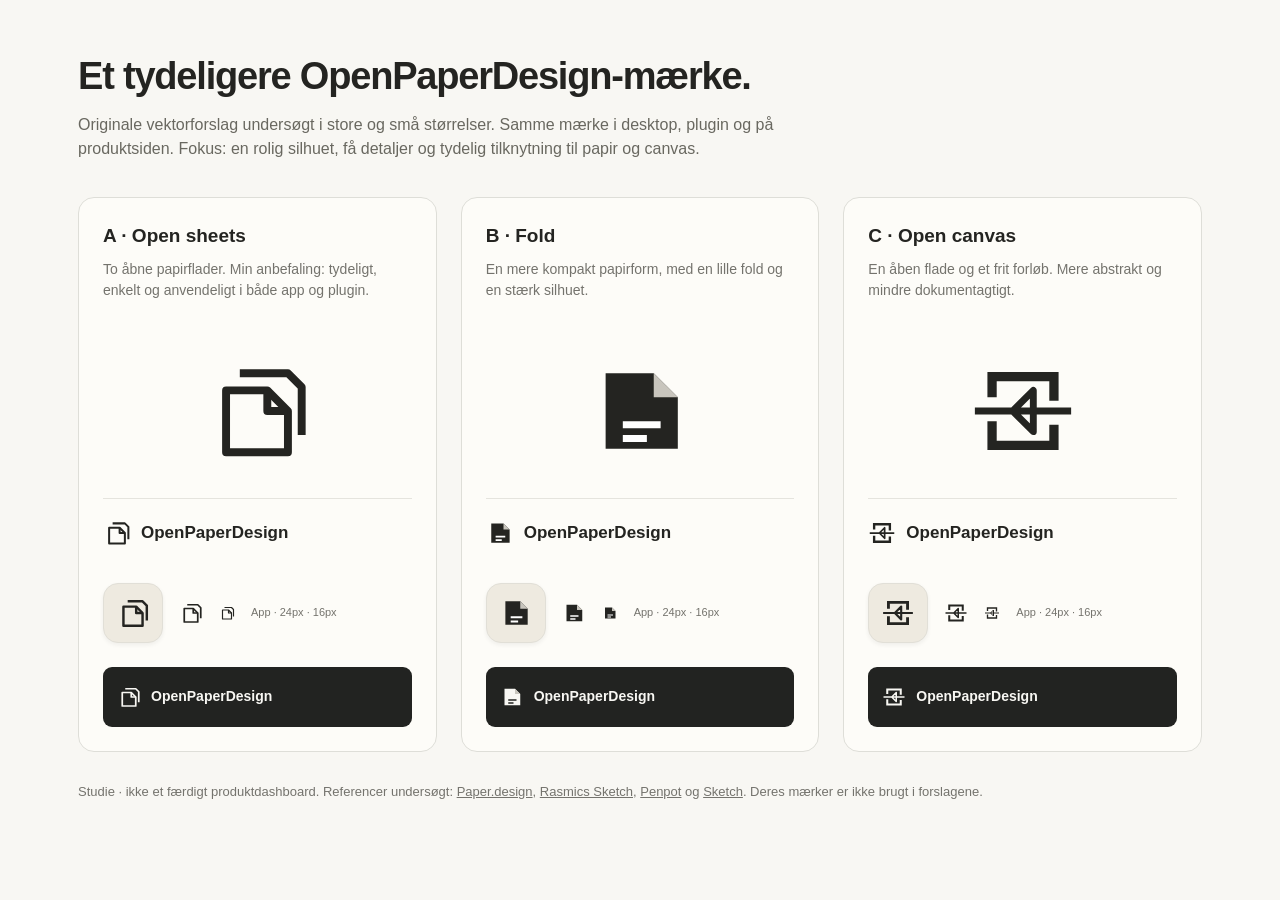
<file: design/product/identity/round1.html>
<!doctype html><html lang="da"><meta charset="utf-8"><meta name="viewport" content="width=device-width,initial-scale=1"><title>OpenPaperDesign · ikonretninger</title><style>
*{box-sizing:border-box}body{margin:0;background:#f8f7f3;color:#242421;font:16px/1.5 -apple-system,BlinkMacSystemFont,Inter,sans-serif}main{max-width:1180px;margin:auto;padding:48px 28px}h1{font-size:38px;letter-spacing:-1.2px;font-weight:600;margin:0 0 8px}.lead{max-width:760px;color:#696860;margin:0 0 36px}.grid{display:grid;grid-template-columns:repeat(3,minmax(0,1fr));gap:24px}article{border:1px solid #deded8;border-radius:16px;padding:24px;background:#fdfcf8}h2{font-size:19px;margin:0 0 8px}article p{color:#74736d;font-size:14px;min-height:65px;margin:0}svg{display:block;width:100%;height:100%}.hero-mark{width:110px;height:110px;margin:32px auto}.wordmark{display:flex;align-items:center;gap:10px;font-size:17px;padding:20px 0;border-top:1px solid #e5e4de}.wordmark svg{width:28px;height:28px}.scale{display:flex;align-items:center;gap:16px;padding:16px 0 24px}.app-icon{display:block;width:60px;height:60px;padding:12px;border:1px solid #e1dfd7;border-radius:15px;background:#eeeae0;box-shadow:0 2px 4px #1e1e1e10}.tiny{width:24px;height:24px}.micro{width:16px;height:16px}small{font-size:11px;color:#74736d}.inverse{--surface:#222321;display:flex;align-items:center;gap:10px;background:#222321;color:#f8f7f3;border-radius:9px;padding:18px 14px;font-size:14px}.inverse svg{width:24px;height:24px}footer{font-size:13px;color:#74736d;margin-top:30px}a{color:inherit}@media(max-width:800px){.grid{grid-template-columns:1fr}h1{font-size:30px}article p{min-height:0}}
</style><main><h1>Et tydeligere OpenPaperDesign-mærke.</h1><p class="lead">Originale vektorforslag undersøgt i store og små størrelser. Samme mærke i desktop, plugin og på produktsiden. Fokus: en rolig silhuet, få detaljer og tydelig tilknytning til papir og canvas.</p><div class="grid"><article><h2>A · Open sheets</h2><p>To åbne papirflader. Min anbefaling: tydeligt, enkelt og anvendeligt i både app og plugin.</p><div class="hero-mark"><svg viewBox="0 0 32 32" fill="none" aria-hidden="true"><path d="M7 10h12l6 6v12H7z" fill="none" stroke="currentColor" stroke-width="2.3" stroke-linejoin="round"/><path d="M19 10v6h6M11 5h14l4 4v14" fill="none" stroke="currentColor" stroke-width="2.3" stroke-linejoin="round"/></svg></div><div class="wordmark"><svg viewBox="0 0 32 32" fill="none" aria-hidden="true"><path d="M7 10h12l6 6v12H7z" fill="none" stroke="currentColor" stroke-width="2.3" stroke-linejoin="round"/><path d="M19 10v6h6M11 5h14l4 4v14" fill="none" stroke="currentColor" stroke-width="2.3" stroke-linejoin="round"/></svg><strong>OpenPaperDesign</strong></div><div class="scale"><span class="app-icon"><svg viewBox="0 0 32 32" fill="none" aria-hidden="true"><path d="M7 10h12l6 6v12H7z" fill="none" stroke="currentColor" stroke-width="2.3" stroke-linejoin="round"/><path d="M19 10v6h6M11 5h14l4 4v14" fill="none" stroke="currentColor" stroke-width="2.3" stroke-linejoin="round"/></svg></span><span class="tiny"><svg viewBox="0 0 32 32" fill="none" aria-hidden="true"><path d="M7 10h12l6 6v12H7z" fill="none" stroke="currentColor" stroke-width="2.3" stroke-linejoin="round"/><path d="M19 10v6h6M11 5h14l4 4v14" fill="none" stroke="currentColor" stroke-width="2.3" stroke-linejoin="round"/></svg></span><span class="micro"><svg viewBox="0 0 32 32" fill="none" aria-hidden="true"><path d="M7 10h12l6 6v12H7z" fill="none" stroke="currentColor" stroke-width="2.3" stroke-linejoin="round"/><path d="M19 10v6h6M11 5h14l4 4v14" fill="none" stroke="currentColor" stroke-width="2.3" stroke-linejoin="round"/></svg></span><small>App · 24px · 16px</small></div><div class="inverse"><svg viewBox="0 0 32 32" fill="none" aria-hidden="true"><path d="M7 10h12l6 6v12H7z" fill="none" stroke="currentColor" stroke-width="2.3" stroke-linejoin="round"/><path d="M19 10v6h6M11 5h14l4 4v14" fill="none" stroke="currentColor" stroke-width="2.3" stroke-linejoin="round"/></svg><b>OpenPaperDesign</b></div></article><article><h2>B · Fold</h2><p>En mere kompakt papirform, med en lille fold og en stærk silhuet.</p><div class="hero-mark"><svg viewBox="0 0 32 32" fill="none" aria-hidden="true"><path d="M6 5h14l7 7v15H6z" fill="currentColor"/><path d="M20 5v7h7" fill="#c8c5bd"/><path d="M11 20h11M11 24h7" stroke="var(--surface,white)" stroke-width="2"/></svg></div><div class="wordmark"><svg viewBox="0 0 32 32" fill="none" aria-hidden="true"><path d="M6 5h14l7 7v15H6z" fill="currentColor"/><path d="M20 5v7h7" fill="#c8c5bd"/><path d="M11 20h11M11 24h7" stroke="var(--surface,white)" stroke-width="2"/></svg><strong>OpenPaperDesign</strong></div><div class="scale"><span class="app-icon"><svg viewBox="0 0 32 32" fill="none" aria-hidden="true"><path d="M6 5h14l7 7v15H6z" fill="currentColor"/><path d="M20 5v7h7" fill="#c8c5bd"/><path d="M11 20h11M11 24h7" stroke="var(--surface,white)" stroke-width="2"/></svg></span><span class="tiny"><svg viewBox="0 0 32 32" fill="none" aria-hidden="true"><path d="M6 5h14l7 7v15H6z" fill="currentColor"/><path d="M20 5v7h7" fill="#c8c5bd"/><path d="M11 20h11M11 24h7" stroke="var(--surface,white)" stroke-width="2"/></svg></span><span class="micro"><svg viewBox="0 0 32 32" fill="none" aria-hidden="true"><path d="M6 5h14l7 7v15H6z" fill="currentColor"/><path d="M20 5v7h7" fill="#c8c5bd"/><path d="M11 20h11M11 24h7" stroke="var(--surface,white)" stroke-width="2"/></svg></span><small>App · 24px · 16px</small></div><div class="inverse"><svg viewBox="0 0 32 32" fill="none" aria-hidden="true"><path d="M6 5h14l7 7v15H6z" fill="currentColor"/><path d="M20 5v7h7" fill="#c8c5bd"/><path d="M11 20h11M11 24h7" stroke="var(--surface,white)" stroke-width="2"/></svg><b>OpenPaperDesign</b></div></article><article><h2>C · Open canvas</h2><p>En åben flade og et frit forløb. Mere abstrakt og mindre dokumentagtigt.</p><div class="hero-mark"><svg viewBox="0 0 32 32" fill="none" aria-hidden="true"><path d="M7 12V6h18v7M25 20v6H7v-7" fill="none" stroke="currentColor" stroke-width="2.7"/><path d="M2 16h11l6-6v12l-6-6h17" fill="none" stroke="currentColor" stroke-width="2" stroke-linejoin="round"/></svg></div><div class="wordmark"><svg viewBox="0 0 32 32" fill="none" aria-hidden="true"><path d="M7 12V6h18v7M25 20v6H7v-7" fill="none" stroke="currentColor" stroke-width="2.7"/><path d="M2 16h11l6-6v12l-6-6h17" fill="none" stroke="currentColor" stroke-width="2" stroke-linejoin="round"/></svg><strong>OpenPaperDesign</strong></div><div class="scale"><span class="app-icon"><svg viewBox="0 0 32 32" fill="none" aria-hidden="true"><path d="M7 12V6h18v7M25 20v6H7v-7" fill="none" stroke="currentColor" stroke-width="2.7"/><path d="M2 16h11l6-6v12l-6-6h17" fill="none" stroke="currentColor" stroke-width="2" stroke-linejoin="round"/></svg></span><span class="tiny"><svg viewBox="0 0 32 32" fill="none" aria-hidden="true"><path d="M7 12V6h18v7M25 20v6H7v-7" fill="none" stroke="currentColor" stroke-width="2.7"/><path d="M2 16h11l6-6v12l-6-6h17" fill="none" stroke="currentColor" stroke-width="2" stroke-linejoin="round"/></svg></span><span class="micro"><svg viewBox="0 0 32 32" fill="none" aria-hidden="true"><path d="M7 12V6h18v7M25 20v6H7v-7" fill="none" stroke="currentColor" stroke-width="2.7"/><path d="M2 16h11l6-6v12l-6-6h17" fill="none" stroke="currentColor" stroke-width="2" stroke-linejoin="round"/></svg></span><small>App · 24px · 16px</small></div><div class="inverse"><svg viewBox="0 0 32 32" fill="none" aria-hidden="true"><path d="M7 12V6h18v7M25 20v6H7v-7" fill="none" stroke="currentColor" stroke-width="2.7"/><path d="M2 16h11l6-6v12l-6-6h17" fill="none" stroke="currentColor" stroke-width="2" stroke-linejoin="round"/></svg><b>OpenPaperDesign</b></div></article></div><footer>Studie · ikke et færdigt produktdashboard. Referencer undersøgt: <a href="https://paper.design/">Paper.design</a>, <a href="https://sketch.rasmic.xyz/">Rasmics Sketch</a>, <a href="https://penpot.app/media-kit">Penpot</a> og <a href="https://www.sketch.com/about-us/">Sketch</a>. Deres mærker er ikke brugt i forslagene.</footer></main></html>
</file>
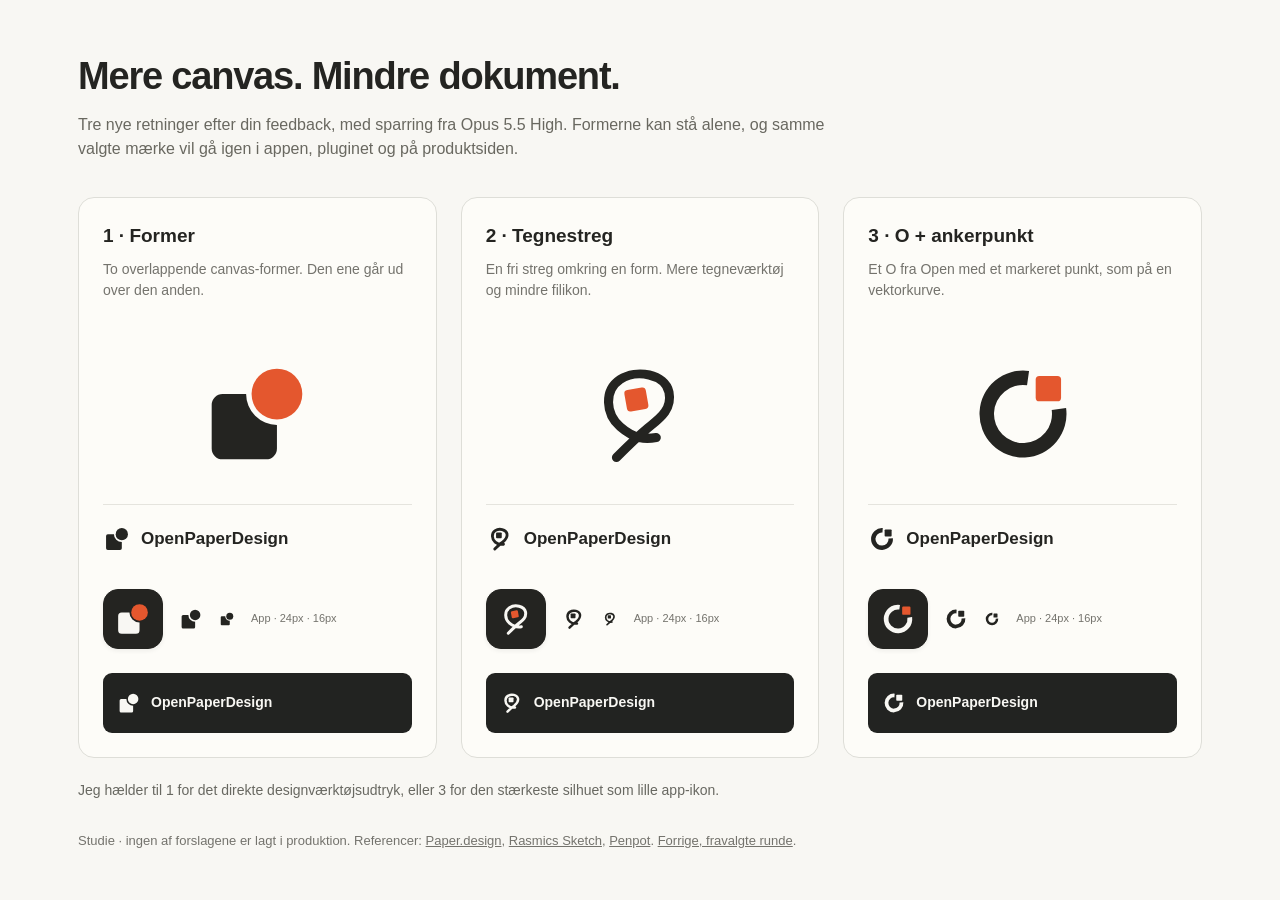
<file: design/product/identity/round2.html>
<!doctype html><html lang="da"><meta charset="utf-8"><meta name="viewport" content="width=device-width,initial-scale=1"><title>OpenPaperDesign · nye ikonretninger</title><style>
*{box-sizing:border-box}body{margin:0;background:#f8f7f3;color:#242421;font:16px/1.5 -apple-system,BlinkMacSystemFont,Inter,sans-serif}main{max-width:1180px;margin:auto;padding:48px 28px}h1{font-size:38px;letter-spacing:-1.2px;font-weight:600;margin:0 0 8px}.lead{max-width:760px;color:#696860;margin:0 0 36px}.grid{display:grid;grid-template-columns:repeat(3,minmax(0,1fr));gap:24px}article{border:1px solid #deded8;border-radius:16px;padding:24px;background:#fdfcf8}h2{font-size:19px;margin:0 0 8px}article p{color:#74736d;font-size:14px;min-height:65px;margin:0}svg{display:block;width:100%;height:100%}.hero-mark{width:110px;height:110px;margin:32px auto}.wordmark{display:flex;align-items:center;gap:10px;font-size:17px;padding:20px 0;border-top:1px solid #e5e4de}.wordmark svg{width:28px;height:28px}.scale{display:flex;align-items:center;gap:16px;padding:16px 0 24px}.app-icon{display:block;width:60px;height:60px;padding:12px;border:1px solid #e1dfd7;border-radius:15px;background:#eeeae0;box-shadow:0 2px 4px #1e1e1e10}.tiny{width:24px;height:24px}.micro{width:16px;height:16px}small{font-size:11px;color:#74736d}.inverse{--surface:#222321;display:flex;align-items:center;gap:10px;background:#222321;color:#f8f7f3;border-radius:9px;padding:18px 14px;font-size:14px}.inverse svg{width:24px;height:24px}footer{font-size:13px;color:#74736d;margin-top:30px}a{color:inherit}@media(max-width:800px){.grid{grid-template-columns:1fr}h1{font-size:30px}article p{min-height:0}}
 .inverse{--accent:#ed805f}.app-icon{background:#242421;color:#f8f7f3;border-color:#242421;padding:10px}.hero-mark{width:116px;height:116px}.recommend{margin-top:22px;font-size:14px;color:#686861}.wordmark strong{font-weight:600}</style><main><h1>Mere canvas. Mindre dokument.</h1><p class="lead">Tre nye retninger efter din feedback, med sparring fra Opus 5.5 High. Formerne kan stå alene, og samme valgte mærke vil gå igen i appen, pluginet og på produktsiden.</p><div class="grid"><article><h2>1 · Former</h2><p>To overlappende canvas-former. Den ene går ud over den anden.</p><div class="hero-mark"><svg viewBox="0 0 64 64" fill="none" aria-hidden="true"><path fill="currentColor" d="M26 21H13a6 6 0 0 0-6 6v24a6 6 0 0 0 6 6h24a6 6 0 0 0 6-6V38A17 17 0 0 1 26 21Z"/><circle cx="43" cy="21" r="14" fill="var(--accent,#E4572E)"/></svg></div><div class="wordmark"><svg viewBox="0 0 64 64" fill="none" aria-hidden="true"><path fill="currentColor" d="M25 21H11a4 4 0 0 0-4 4v28a4 4 0 0 0 4 4h28a4 4 0 0 0 4-4V39A18 18 0 0 1 25 21Z"/><circle cx="43" cy="21" r="14" fill="currentColor"/></svg><strong>OpenPaperDesign</strong></div><div class="scale"><span class="app-icon"><svg viewBox="0 0 64 64" fill="none" aria-hidden="true"><path fill="currentColor" d="M26 21H13a6 6 0 0 0-6 6v24a6 6 0 0 0 6 6h24a6 6 0 0 0 6-6V38A17 17 0 0 1 26 21Z"/><circle cx="43" cy="21" r="14" fill="var(--accent,#E4572E)"/></svg></span><span class="tiny"><svg viewBox="0 0 64 64" fill="none" aria-hidden="true"><path fill="currentColor" d="M25 21H11a4 4 0 0 0-4 4v28a4 4 0 0 0 4 4h28a4 4 0 0 0 4-4V39A18 18 0 0 1 25 21Z"/><circle cx="43" cy="21" r="14" fill="currentColor"/></svg></span><span class="micro"><svg viewBox="0 0 64 64" fill="none" aria-hidden="true"><path fill="currentColor" d="M25 21H11a4 4 0 0 0-4 4v28a4 4 0 0 0 4 4h28a4 4 0 0 0 4-4V39A18 18 0 0 1 25 21Z"/><circle cx="43" cy="21" r="14" fill="currentColor"/></svg></span><small>App · 24px · 16px</small></div><div class="inverse"><svg viewBox="0 0 64 64" fill="none" aria-hidden="true"><path fill="currentColor" d="M25 21H11a4 4 0 0 0-4 4v28a4 4 0 0 0 4 4h28a4 4 0 0 0 4-4V39A18 18 0 0 1 25 21Z"/><circle cx="43" cy="21" r="14" fill="currentColor"/></svg><b>OpenPaperDesign</b></div></article><article><h2>2 · Tegnestreg</h2><p>En fri streg omkring en form. Mere tegneværktøj og mindre filikon.</p><div class="hero-mark"><svg viewBox="0 0 64 64" fill="none" aria-hidden="true"><path fill="none" stroke="currentColor" stroke-width="5" stroke-linecap="round" stroke-linejoin="round" d="M19 56C24 51 30 45 36 40C42 35 50 30 48 20C46 10 30 7 21 13C12 19 13 32 21 39C29 46 35 46 41 45"/><rect x="24" y="18" width="12" height="12" rx="2" fill="var(--accent,#E4572E)" transform="rotate(-10 30 24)"/></svg></div><div class="wordmark"><svg viewBox="0 0 64 64" fill="none" aria-hidden="true"><path fill="none" stroke="currentColor" stroke-width="6.5" stroke-linecap="round" stroke-linejoin="round" d="M20 55C25 50 31 44 37 40C43 35 50 30 48 20C46 10 30 7 21 13C12 19 13 32 21 39C28 45 34 45 40 44"/><rect x="23" y="17" width="13" height="13" rx="2" fill="currentColor"/></svg><strong>OpenPaperDesign</strong></div><div class="scale"><span class="app-icon"><svg viewBox="0 0 64 64" fill="none" aria-hidden="true"><path fill="none" stroke="currentColor" stroke-width="5" stroke-linecap="round" stroke-linejoin="round" d="M19 56C24 51 30 45 36 40C42 35 50 30 48 20C46 10 30 7 21 13C12 19 13 32 21 39C29 46 35 46 41 45"/><rect x="24" y="18" width="12" height="12" rx="2" fill="var(--accent,#E4572E)" transform="rotate(-10 30 24)"/></svg></span><span class="tiny"><svg viewBox="0 0 64 64" fill="none" aria-hidden="true"><path fill="none" stroke="currentColor" stroke-width="6.5" stroke-linecap="round" stroke-linejoin="round" d="M20 55C25 50 31 44 37 40C43 35 50 30 48 20C46 10 30 7 21 13C12 19 13 32 21 39C28 45 34 45 40 44"/><rect x="23" y="17" width="13" height="13" rx="2" fill="currentColor"/></svg></span><span class="micro"><svg viewBox="0 0 64 64" fill="none" aria-hidden="true"><path fill="none" stroke="currentColor" stroke-width="6.5" stroke-linecap="round" stroke-linejoin="round" d="M20 55C25 50 31 44 37 40C43 35 50 30 48 20C46 10 30 7 21 13C12 19 13 32 21 39C28 45 34 45 40 44"/><rect x="23" y="17" width="13" height="13" rx="2" fill="currentColor"/></svg></span><small>App · 24px · 16px</small></div><div class="inverse"><svg viewBox="0 0 64 64" fill="none" aria-hidden="true"><path fill="none" stroke="currentColor" stroke-width="6.5" stroke-linecap="round" stroke-linejoin="round" d="M20 55C25 50 31 44 37 40C43 35 50 30 48 20C46 10 30 7 21 13C12 19 13 32 21 39C28 45 34 45 40 44"/><rect x="23" y="17" width="13" height="13" rx="2" fill="currentColor"/></svg><b>OpenPaperDesign</b></div></article><article><h2>3 · O + ankerpunkt</h2><p>Et O fra Open med et markeret punkt, som på en vektorkurve.</p><div class="hero-mark"><svg viewBox="0 0 64 64" fill="none" aria-hidden="true"><path fill="currentColor" d="M55.77 28.66A24 24 0 1 1 35.34 8.23L34.23 16.16A16 16 0 1 0 47.84 29.77Z"/><rect x="39" y="11" width="14" height="14" rx="2" fill="var(--accent,#E4572E)"/></svg></div><div class="wordmark"><svg viewBox="0 0 64 64" fill="none" aria-hidden="true"><path fill="currentColor" d="M56.94 30.26A25 25 0 1 1 33.74 7.06L33.05 17.04A15 15 0 1 0 46.96 30.95Z"/><rect x="38" y="10" width="16" height="16" rx="2" fill="currentColor"/></svg><strong>OpenPaperDesign</strong></div><div class="scale"><span class="app-icon"><svg viewBox="0 0 64 64" fill="none" aria-hidden="true"><path fill="currentColor" d="M55.77 28.66A24 24 0 1 1 35.34 8.23L34.23 16.16A16 16 0 1 0 47.84 29.77Z"/><rect x="39" y="11" width="14" height="14" rx="2" fill="var(--accent,#E4572E)"/></svg></span><span class="tiny"><svg viewBox="0 0 64 64" fill="none" aria-hidden="true"><path fill="currentColor" d="M56.94 30.26A25 25 0 1 1 33.74 7.06L33.05 17.04A15 15 0 1 0 46.96 30.95Z"/><rect x="38" y="10" width="16" height="16" rx="2" fill="currentColor"/></svg></span><span class="micro"><svg viewBox="0 0 64 64" fill="none" aria-hidden="true"><path fill="currentColor" d="M56.94 30.26A25 25 0 1 1 33.74 7.06L33.05 17.04A15 15 0 1 0 46.96 30.95Z"/><rect x="38" y="10" width="16" height="16" rx="2" fill="currentColor"/></svg></span><small>App · 24px · 16px</small></div><div class="inverse"><svg viewBox="0 0 64 64" fill="none" aria-hidden="true"><path fill="currentColor" d="M56.94 30.26A25 25 0 1 1 33.74 7.06L33.05 17.04A15 15 0 1 0 46.96 30.95Z"/><rect x="38" y="10" width="16" height="16" rx="2" fill="currentColor"/></svg><b>OpenPaperDesign</b></div></article></div><p class="recommend">Jeg hælder til 1 for det direkte designværktøjsudtryk, eller 3 for den stærkeste silhuet som lille app-ikon.</p><footer>Studie · ingen af forslagene er lagt i produktion. Referencer: <a href="https://paper.design/">Paper.design</a>, <a href="https://sketch.rasmic.xyz/">Rasmics Sketch</a>, <a href="https://penpot.app/media-kit">Penpot</a>. <a href="round1.html">Forrige, fravalgte runde</a>.</footer></main></html>
</file>
